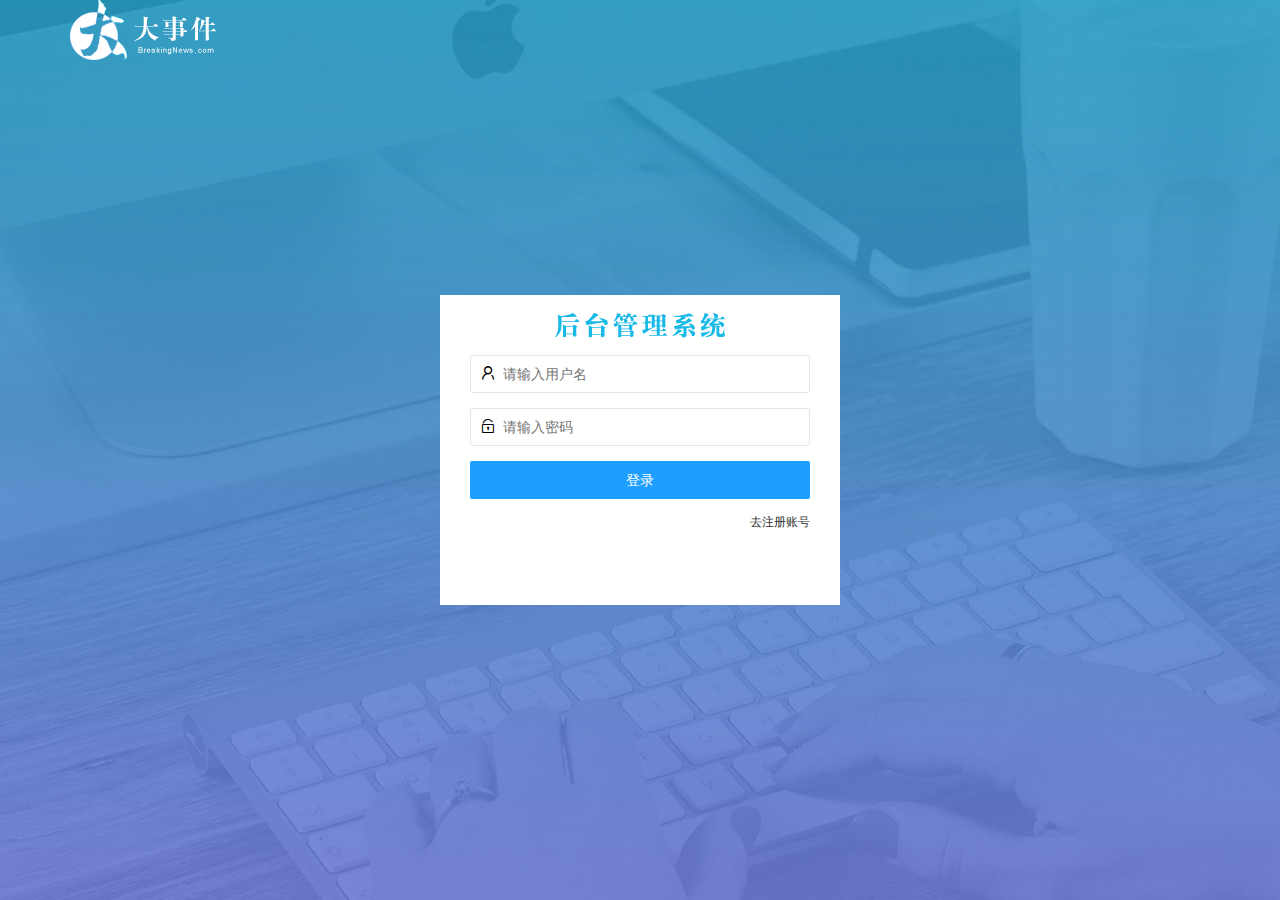
<file: login.html>
<!DOCTYPE html>
<html lang="en">
<head>
    <meta charset="UTF-8">
    <meta name="viewport" content="width=device-width, initial-scale=1.0">
    <title>大事件-登录/注册</title>
    <!-- 导入 LayUI 的样式 -->
    <link rel="stylesheet" href="/assets/lib/layui/css/layui.css" />
    <!-- 导入自己的样式表 -->
    <link rel="stylesheet" href="/assets/css/login.css" />
  </head>
  <body>
    <!-- 头部的 Logo 区域 -->
    <div class="layui-main">
      <img src="/assets/images/logo.png" alt="" />
    </div>

    <!-- 登录注册区域 -->
    <div class="loginAndRegBox">
      <div class="title-box"></div>
      <!-- 登录的div -->
      <div class="login-box">
        <!-- 登录的表单 -->
        <form class="layui-form" id="form_login">
          <!-- 用户名 -->
          <div class="layui-form-item">
            <i class="layui-icon layui-icon-username"></i>
            <input type="text" name="username" required lay-verify="required" placeholder="请输入用户名" autocomplete="off" class="layui-input" />
          </div>
          <!-- 密码 -->
          <div class="layui-form-item">
            <i class="layui-icon layui-icon-password"></i>
            <input type="password" name="password" required lay-verify="required|pwd" placeholder="请输入密码" autocomplete="off" class="layui-input" />
          </div>
          <!-- 登录按钮 -->
          <div class="layui-form-item">
            <!-- 注意：表单提交按钮和普通按钮的区别，就是 lay-submit 属性 -->
            <button class="layui-btn layui-btn-fluid layui-btn-normal" lay-submit>登录</button>
          </div>
          <div class="layui-form-item links">
            <a href="javascript:;" id="link_reg">去注册账号</a>
          </div>
        </form>
      </div>

      <!-- 注册的div -->
      <div class="reg-box">
        <!-- 注册的表单 -->
        <form class="layui-form" id="form_reg">
          <!-- 用户名 -->
          <div class="layui-form-item">
            <i class="layui-icon layui-icon-username"></i>
            <input type="text" name="username" required lay-verify="required" placeholder="请输入用户名" autocomplete="off" class="layui-input" />
          </div>
          <!-- 密码 -->
          <div class="layui-form-item">
            <i class="layui-icon layui-icon-password"></i>
            <input type="password" name="password" required lay-verify="required|pwd" placeholder="请输入密码" autocomplete="off" class="layui-input" />
          </div>
          <!-- 密码确认框 -->
          <div class="layui-form-item">
            <i class="layui-icon layui-icon-password"></i>
            <input type="password" name="repassword" required lay-verify="required|pwd|repwd" placeholder="再次确认密码" autocomplete="off" class="layui-input" />
          </div>
          <!-- 注册按钮 -->
          <div class="layui-form-item">
            <!-- 注意：表单提交按钮和普通按钮的区别，就是 lay-submit 属性 -->
            <button class="layui-btn layui-btn-fluid layui-btn-normal" lay-submit>注册</button>
          </div>
          <div class="layui-form-item links">
            <a href="javascript:;" id="link_login">去登录</a>
          </div>
        </form>
      </div>
    </div>

    <!-- 导入 Layui 的JS文件 -->
    <script src="/assets/lib/layui/layui.all.js"></script>
    <!-- 导入 JQuery -->
    <script src="/assets/lib/jquery.js"></script>
    <!-- 导入自己封装的 baseAPI.js -->
    <script src="/assets/js/baseAPI.js"></script>
    <!-- 导入自己的 JavaScript 脚本 -->
    <script src="/assets/js/login.js"></script>
    
</body>
</html>
</file>
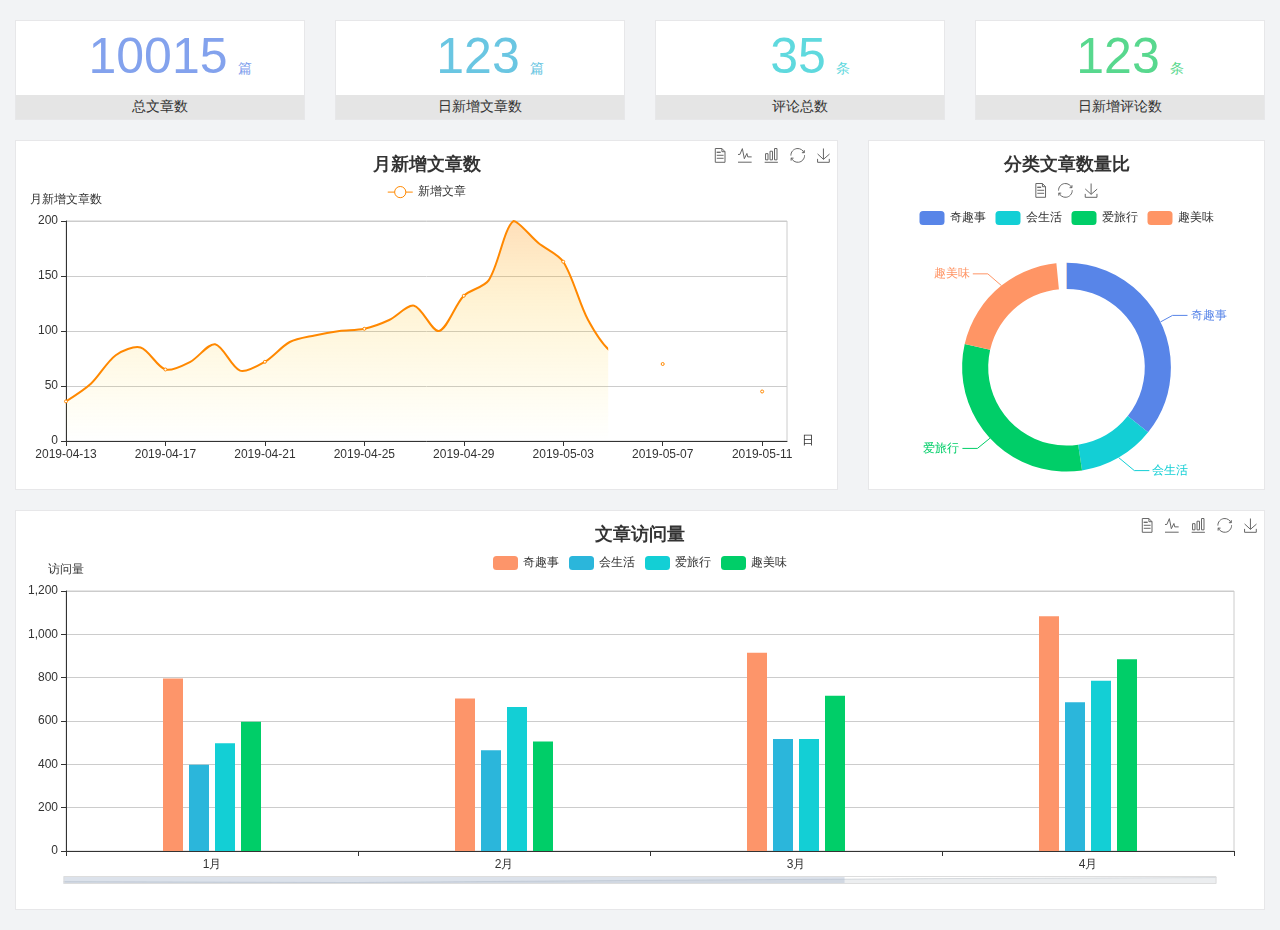
<file: home/dashboard.html>
<!DOCTYPE html>
<html lang="en">

<head>
  <meta charset="UTF-8">
  <meta name="viewport" content="width=device-width, initial-scale=1.0">
  <meta http-equiv="X-UA-Compatible" content="ie=edge">
  <title>图表统计</title>
  <link rel="stylesheet" href="../../assets/lib/bootstrap.css" />
  <link rel="stylesheet" href="../../assets/lib/main.css" />
  <script src="../../assets/lib/jquery.js"></script>
  <script type="text/javascript" src="../../assets/lib/echarts.min.js"></script>
</head>

<body>
  <div class="container-fluid">
    <div class="row spannel_list">
      <div class="col-sm-3 col-xs-6">
        <div class="spannel">
          <em>10015</em><span>篇</span>
          <b>总文章数</b>
        </div>
      </div>
      <div class="col-sm-3 col-xs-6">
        <div class="spannel scolor01">
          <em>123</em><span>篇</span>
          <b>日新增文章数</b>
        </div>
      </div>
      <div class="col-sm-3 col-xs-6">
        <div class="spannel scolor02">
          <em>35</em><span>条</span>
          <b>评论总数</b>
        </div>
      </div>
      <div class="col-sm-3 col-xs-6">
        <div class="spannel scolor03">
          <em>123</em><span>条</span>
          <b>日新增评论数</b>
        </div>
      </div>
    </div>
  </div>

  <div class="container-fluid">
    <div class="row curve-pie">
      <div class="col-lg-8 col-md-8">
        <div class="gragh_pannel" id="curve_show"></div>
      </div>
      <div class="col-lg-4 col-md-4">
        <div class="gragh_pannel" id="pie_show"></div>
      </div>
    </div>
  </div>

  <div class="container-fluid">
    <div class="column_pannel" id="column_show"></div>
  </div>

  <script>
    var oChart = echarts.init(document.getElementById('curve_show'));
    var aList_all = [
      { 'count': 36, 'date': '2019-04-13' },
      { 'count': 52, 'date': '2019-04-14' },
      { 'count': 78, 'date': '2019-04-15' },
      { 'count': 85, 'date': '2019-04-16' },
      { 'count': 65, 'date': '2019-04-17' },
      { 'count': 72, 'date': '2019-04-18' },
      { 'count': 88, 'date': '2019-04-19' },
      { 'count': 64, 'date': '2019-04-20' },
      { 'count': 72, 'date': '2019-04-21' },
      { 'count': 90, 'date': '2019-04-22' },
      { 'count': 96, 'date': '2019-04-23' },
      { 'count': 100, 'date': '2019-04-24' },
      { 'count': 102, 'date': '2019-04-25' },
      { 'count': 110, 'date': '2019-04-26' },
      { 'count': 123, 'date': '2019-04-27' },
      { 'count': 100, 'date': '2019-04-28' },
      { 'count': 132, 'date': '2019-04-29' },
      { 'count': 146, 'date': '2019-04-30' },
      { 'count': 200, 'date': '2019-05-01' },
      { 'count': 180, 'date': '2019-05-02' },
      { 'count': 163, 'date': '2019-05-03' },
      { 'count': 110, 'date': '2019-05-04' },
      { 'count': 80, 'date': '2019-05-05' },
      { 'count': 82, 'date': '2019-05-06' },
      { 'count': 70, 'date': '2019-05-07' },
      { 'count': 65, 'date': '2019-05-08' },
      { 'count': 54, 'date': '2019-05-09' },
      { 'count': 40, 'date': '2019-05-10' },
      { 'count': 45, 'date': '2019-05-11' },
      { 'count': 38, 'date': '2019-05-12' },
    ];

    let aCount = [];
    let aDate = [];

    for (var i = 0; i < aList_all.length; i++) {
      aCount.push(aList_all[i].count);
      aDate.push(aList_all[i].date);
    }

    var chartopt = {
      title: {
        text: '月新增文章数',
        left: 'center',
        top: '10'
      },
      tooltip: {
        trigger: 'axis'
      },
      legend: {
        data: ['新增文章'],
        top: '40'
      },
      toolbox: {
        show: true,
        feature: {
          mark: { show: true },
          dataView: { show: true, readOnly: false },
          magicType: { show: true, type: ['line', 'bar'] },
          restore: { show: true },
          saveAsImage: { show: true }
        }
      },
      calculable: true,
      xAxis: [
        {
          name: '日',
          type: 'category',
          boundaryGap: false,
          data: aDate
        }
      ],
      yAxis: [
        {
          name: '月新增文章数',
          type: 'value'
        }
      ],
      series: [
        {
          name: '新增文章',
          type: 'line',
          smooth: true,
          itemStyle: { normal: { areaStyle: { type: 'default' }, color: '#f80' }, lineStyle: { color: '#f80' } },
          data: aCount
        }],
      areaStyle: {
        normal: {
          color: new echarts.graphic.LinearGradient(0, 0, 0, 1, [{
            offset: 0,
            color: 'rgba(255,136,0,0.39)'
          }, {
            offset: .34,
            color: 'rgba(255,180,0,0.25)'
          }, {
            offset: 1,
            color: 'rgba(255,222,0,0.00)'
          }])

        }
      },
      grid: {
        show: true,
        x: 50,
        x2: 50,
        y: 80,
        height: 220
      }
    };

    oChart.setOption(chartopt);


    var oPie = echarts.init(document.getElementById('pie_show'));
    var oPieopt =
    {
      title: {
        top: 10,
        text: '分类文章数量比',
        x: 'center'
      },
      tooltip: {
        trigger: 'item',
        formatter: "{a} <br/>{b} : {c} ({d}%)"
      },
      color: ['#5885e8', '#13cfd5', '#00ce68', '#ff9565'],
      legend: {
        x: 'center',
        top: 65,
        data: ['奇趣事', '会生活', '爱旅行', '趣美味']
      },
      toolbox: {
        show: true,
        x: 'center',
        top: 35,
        feature: {
          mark: { show: true },
          dataView: { show: true, readOnly: false },
          magicType: {
            show: true,
            type: ['pie', 'funnel'],
            option: {
              funnel: {
                x: '25%',
                width: '50%',
                funnelAlign: 'left',
                max: 1548
              }
            }
          },
          restore: { show: true },
          saveAsImage: { show: true }
        }
      },
      calculable: true,
      series: [
        {
          name: '访问来源',
          type: 'pie',
          radius: ['45%', '60%'],
          center: ['50%', '65%'],
          data: [
            { value: 300, name: '奇趣事' },
            { value: 100, name: '会生活' },
            { value: 260, name: '爱旅行' },
            { value: 180, name: '趣美味' }
          ]
        }
      ]
    };
    oPie.setOption(oPieopt);



    var oColumn = this.echarts.init(document.getElementById('column_show'));
    var oColumnopt =
    {
      title: {
        text: '文章访问量',
        left: 'center',
        top: '10'
      },
      tooltip: {
        trigger: 'axis'
      },
      legend: {
        data: ['奇趣事', '会生活', '爱旅行', '趣美味'],
        top: '40'
      },
      toolbox: {
        show: true,
        feature: {
          mark: { show: true },
          dataView: { show: true, readOnly: false },
          magicType: { show: true, type: ['line', 'bar'] },
          restore: { show: true },
          saveAsImage: { show: true }
        }
      },
      calculable: true,
      xAxis: [
        {
          type: 'category',
          data: ['1月', '2月', '3月', '4月', '5月']
        }
      ],
      yAxis: [
        {
          name: '访问量',
          type: 'value'
        }
      ],
      series: [
        {
          name: '奇趣事',
          type: 'bar',
          barWidth: 20,
          itemStyle: {
            normal: { areaStyle: { type: 'default' }, color: '#fd956a' }
          },
          data: [800, 708, 920, 1090, 1200]
        },
        {
          name: '会生活',
          type: 'bar',
          barWidth: 20,
          itemStyle: {
            normal: { areaStyle: { type: 'default' }, color: '#2bb6db' }
          },
          data: [400, 468, 520, 690, 800]
        },
        {
          name: '爱旅行',
          type: 'bar',
          barWidth: 20,
          itemStyle: {
            normal: { areaStyle: { type: 'default' }, color: '#13cfd5' }
          },
          data: [500, 668, 520, 790, 900]
        },
        {
          name: '趣美味',
          type: 'bar',
          barWidth: 20,
          itemStyle: {
            normal: { areaStyle: { type: 'default' }, color: '#00ce68' }
          },
          data: [600, 508, 720, 890, 1000]
        }
      ],
      grid: {
        show: true,
        x: 50,
        x2: 30,
        y: 80,
        height: 260
      },
      dataZoom: [//给x轴设置滚动条
        {
          start: 0,//默认为0
          end: 100 - 1000 / 31,//默认为100
          type: 'slider',
          show: true,
          xAxisIndex: [0],
          handleSize: 0,//滑动条的 左右2个滑动条的大小
          height: 8,//组件高度
          left: 45, //左边的距离
          right: 50,//右边的距离
          bottom: 26,//右边的距离
          handleColor: '#ddd',//h滑动图标的颜色
          handleStyle: {
            borderColor: "#cacaca",
            borderWidth: "1",
            shadowBlur: 2,
            background: "#ddd",
            shadowColor: "#ddd",
          }
        }]
    };
    oColumn.setOption(oColumnopt);
  </script>
</body>

</html>
</file>
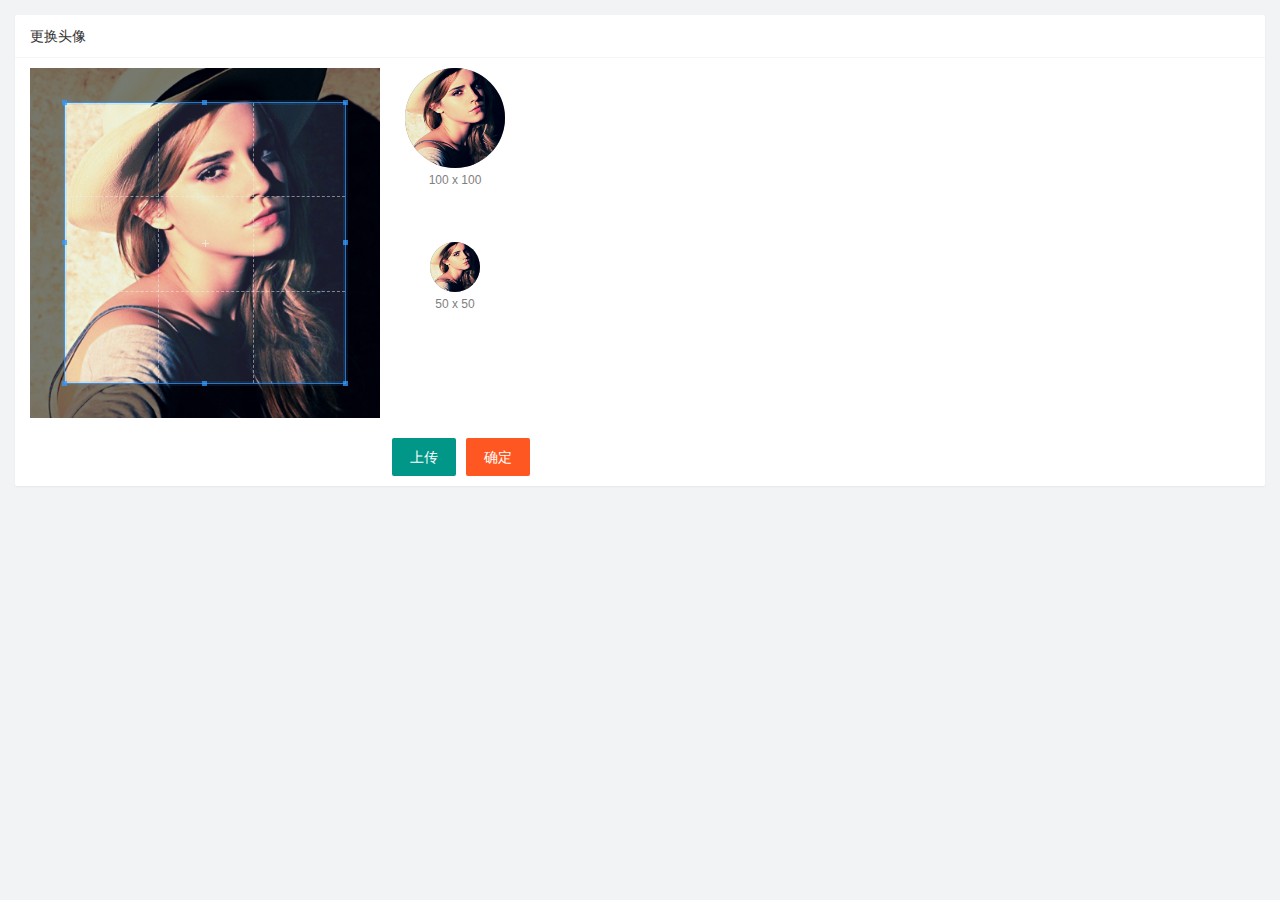
<file: user/user_avatar.html>
<!DOCTYPE html>
<html lang="en">
<head>
    <meta charset="UTF-8">
    <meta name="viewport" content="width=device-width, initial-scale=1.0">
    <title>Document</title>
    <link rel="stylesheet" href="/assets/lib/layui/css/layui.css">
    <link rel="stylesheet" href="/assets/css/user/user_avatar.css">
    <link rel="stylesheet" href="/assets/lib/cropper/cropper.css">
</head>
<body>
    <div class="layui-card">
        <div class="layui-card-header">更换头像</div>
        <div class="layui-card-body">
     <!-- 第一行的图片裁剪和预览区域 -->
     <div class="row1">
        <!-- 图片裁剪区域 -->
        <div class="cropper-box">
          <!-- 这个 img 标签很重要，将来会把它初始化为裁剪区域 -->
          <img id="image" src="/assets/images/sample.jpg" />
        </div>
        <!-- 图片的预览区域 -->
        <div class="preview-box">
          <div>
            <!-- 宽高为 100px 的预览区域 -->
            <div class="img-preview w100"></div>
            <p class="size">100 x 100</p>
          </div>
          <div>
            <!-- 宽高为 50px 的预览区域 -->
            <div class="img-preview w50"></div>
            <p class="size">50 x 50</p>
          </div>
        </div>
     </div>
    
      <!-- 第二行的按钮区域 -->
      <div class="row2">
        <input type="file" id="file" accept="image/png,image/jpeg">
        <button type="button" class="layui-btn" id="btnChooseImage" >上传</button>
        <button type="button" class="layui-btn layui-btn-danger" id="btnUpload">确定</button>
      </div>
        </div>
    </div>
    
    <script src="/assets/lib/layui//layui.all.js"></script>
    <!-- 导入 jquery -->
    <script src="/assets/lib/jquery.js"></script>
    <!-- 导入cropper.js -->
   <script src="/assets/lib/cropper/Cropper.js"></script>
   <script src="/assets/lib/cropper/jquery-cropper.js"></script>
    <!-- 导入baseAPI.js -->
    <script src="/assets/js/baseAPI.js"></script>
    <!-- 导入自己的 js -->
    <script src="/assets/js/user/user_avatar.js"></script>
</body>
</html>
</file>
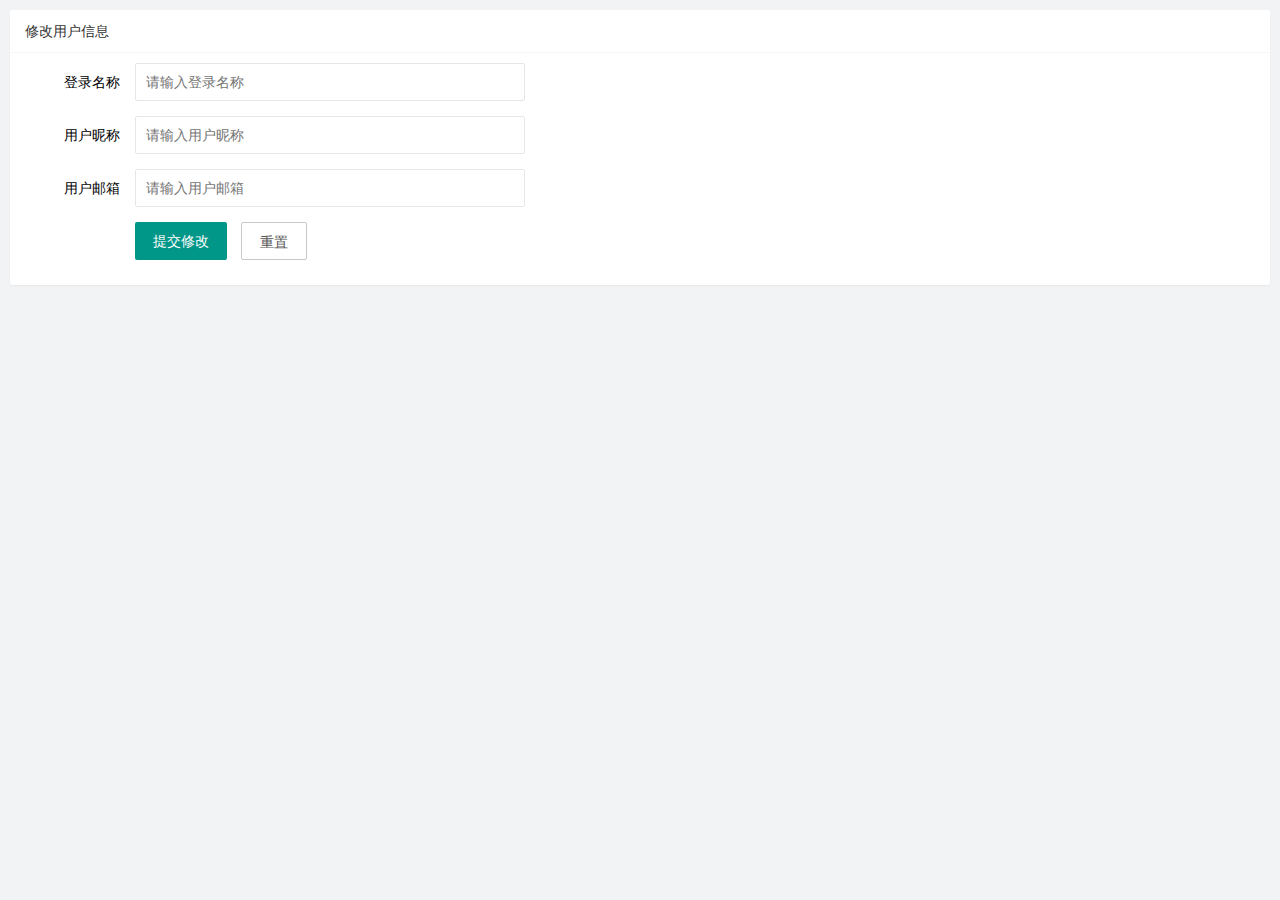
<file: user/user_info.html>
<!DOCTYPE html>
<html lang="en">
<head>
    <meta charset="UTF-8">
    <meta name="viewport" content="width=device-width, initial-scale=1.0">
    <title>Document</title>
    <!-- 导入 layui 的样式 -->
    <link rel="stylesheet" href="/assets/lib/layui/css/layui.css">
    <!-- 导入自己的样式 -->
    <link rel="stylesheet" href="/assets/css/user/user_info.css">
</head>
<body>
    <div class="layui-card">
        <div class="layui-card-header">修改用户信息</div>
        <div class="layui-card-body">
            <form class="layui-form" lay-filter="formUserInfo">
            <!-- 这是隐藏域 -->
            <input type="hidden" name="id" value="" />

                <div class="layui-form-item">
                  <label class="layui-form-label">登录名称</label>
                  <div class="layui-input-block">
                    <input type="text" name="username" required  lay-verify="required" placeholder="请输入登录名称" autocomplete="off" class="layui-input" readonly/>
                  </div>
                </div>
                <div class="layui-form-item">
                    <label class="layui-form-label">用户昵称</label>
                    <div class="layui-input-block">
                      <input type="text" name="nickname" required  lay-verify="required" placeholder="请输入用户昵称" autocomplete="off" class="layui-input">
                    </div>
                </div>
                <div class="layui-form-item">
                    <label class="layui-form-label">用户邮箱</label>
                    <div class="layui-input-block">
                      <input type="text" name="email" required  lay-verify="required" placeholder="请输入用户邮箱" autocomplete="off" class="layui-input">
                    </div>
                </div>
                <div class="layui-form-item">
                    <div class="layui-input-block">
                      <button class="layui-btn" lay-submit lay-filter="formDemo">提交修改</button>
                      <button type="reset" class="layui-btn layui-btn-primary" id="btnReset">重置</button>
                    </div>
                </div>
            </form>
        </div>
    </div>

    <!-- 导入 layui 的 js -->
    <script src="/assets/lib/layui/layui.all.js"></script>
    <!-- 导入 jquery -->
    <script src="/assets/lib/jquery.js"></script>
    <!-- 导入baseAPI.js -->
    <script src="/assets/js/baseAPI.js"></script>
    <!-- 导入自己的 js -->
    <script src="/assets/js/user/user_info.js"></script>
</body>
</html>
</file>
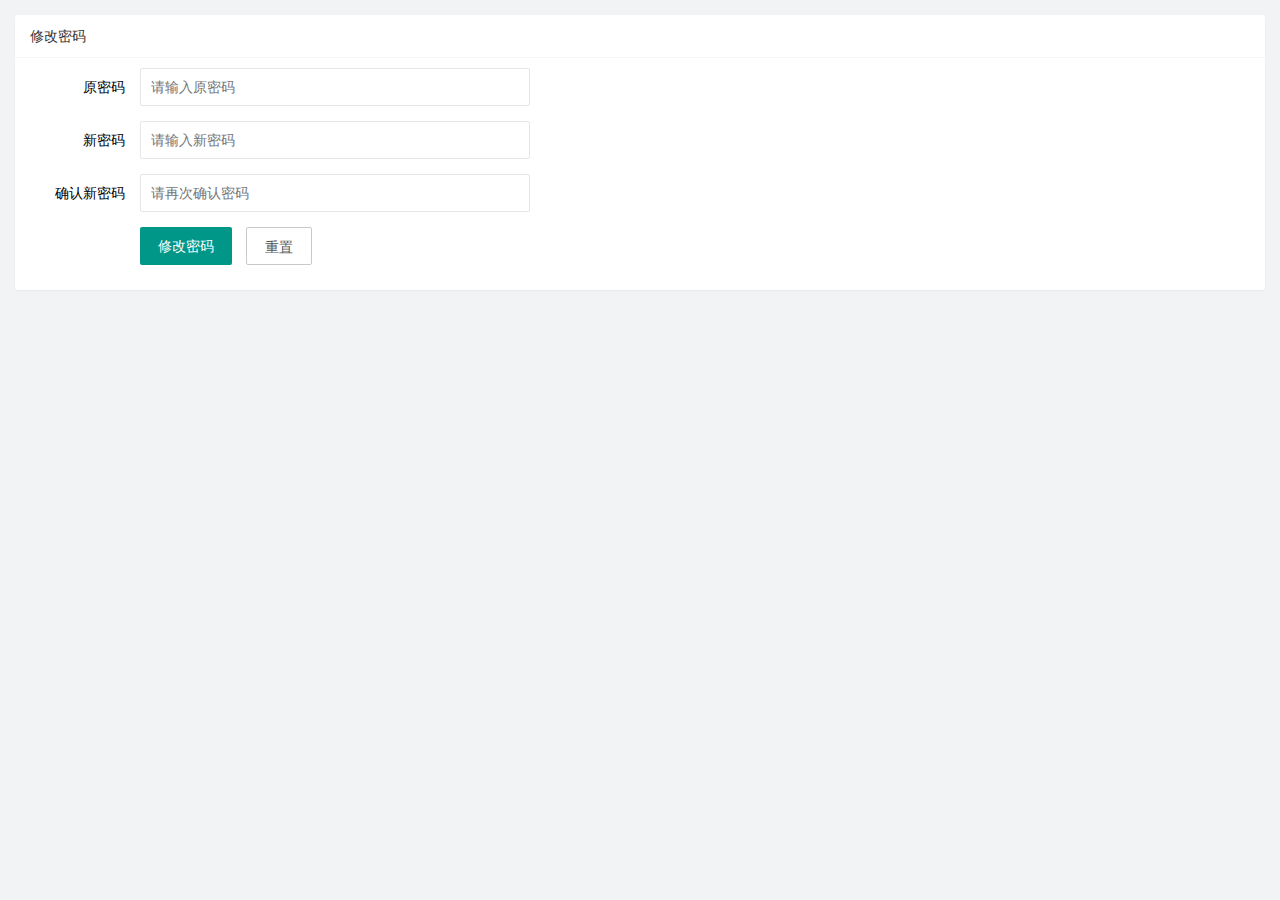
<file: user/user_pwd.html>
<!DOCTYPE html>
<html lang="en">
<head>
    <meta charset="UTF-8">
    <meta name="viewport" content="width=device-width, initial-scale=1.0">
    <title>Document</title>
    <link rel="stylesheet" href="/assets/lib/layui/css/layui.css">
    <link rel="stylesheet" href="/assets/css/user/user_pwd.css">
</head>
<body>
    <div class="layui-card">
        <div class="layui-card-header">修改密码</div>
        <div class="layui-card-body">
            <form class="layui-form">
                <div class="layui-form-item">
                <label class="layui-form-label">原密码</label>
                <div class="layui-input-block">
                <input type="password" name="oldPwd" required lay-verify="required|pwd" placeholder="请输入原密码" autocomplete="off"
                class="layui-input" />
                </div>
                </div>
                <div class="layui-form-item">
                <label class="layui-form-label">新密码</label>
                <div class="layui-input-block">
                <input type="password" name="newPwd" required lay-verify="required|pwdd|samePwd" placeholder="请输入新密码" autocomplete="off"
                class="layui-input" />
                </div>
                </div>
                <div class="layui-form-item">
                <label class="layui-form-label">确认新密码</label> 
                <div class="layui-input-block">
                    <input type="password" name="rePwd" required lay-verify="required|pwd|rePwd" placeholder="请再次确认密码" autocomplete="off" class="layui-input" />
                </div>
                </div>
                <div class="layui-form-item">
                    <div class="layui-input-block">
                    <button class="layui-btn" lay-submit lay-filter="formDemo">修改密码</button>
                    <button type="reset" class="layui-btn layui-btn-primary">重置</button>
                    </div>
                </div>
            </form>   
        </div>
    </div>

<!-- 导入 layui 的 js -->
<script src="/assets/lib/layui/layui.all.js"></script>
<!-- 导入 jQuery -->
<script src="/assets/lib/jquery.js"></script>
<!-- 导入 baseAPI -->
<script src="/assets/js/baseAPI.js"></script>
<!-- 导入自己的 js -->
<script src="/assets/js/user/user_pwd.js"></script>
</body>
</html>
</file>
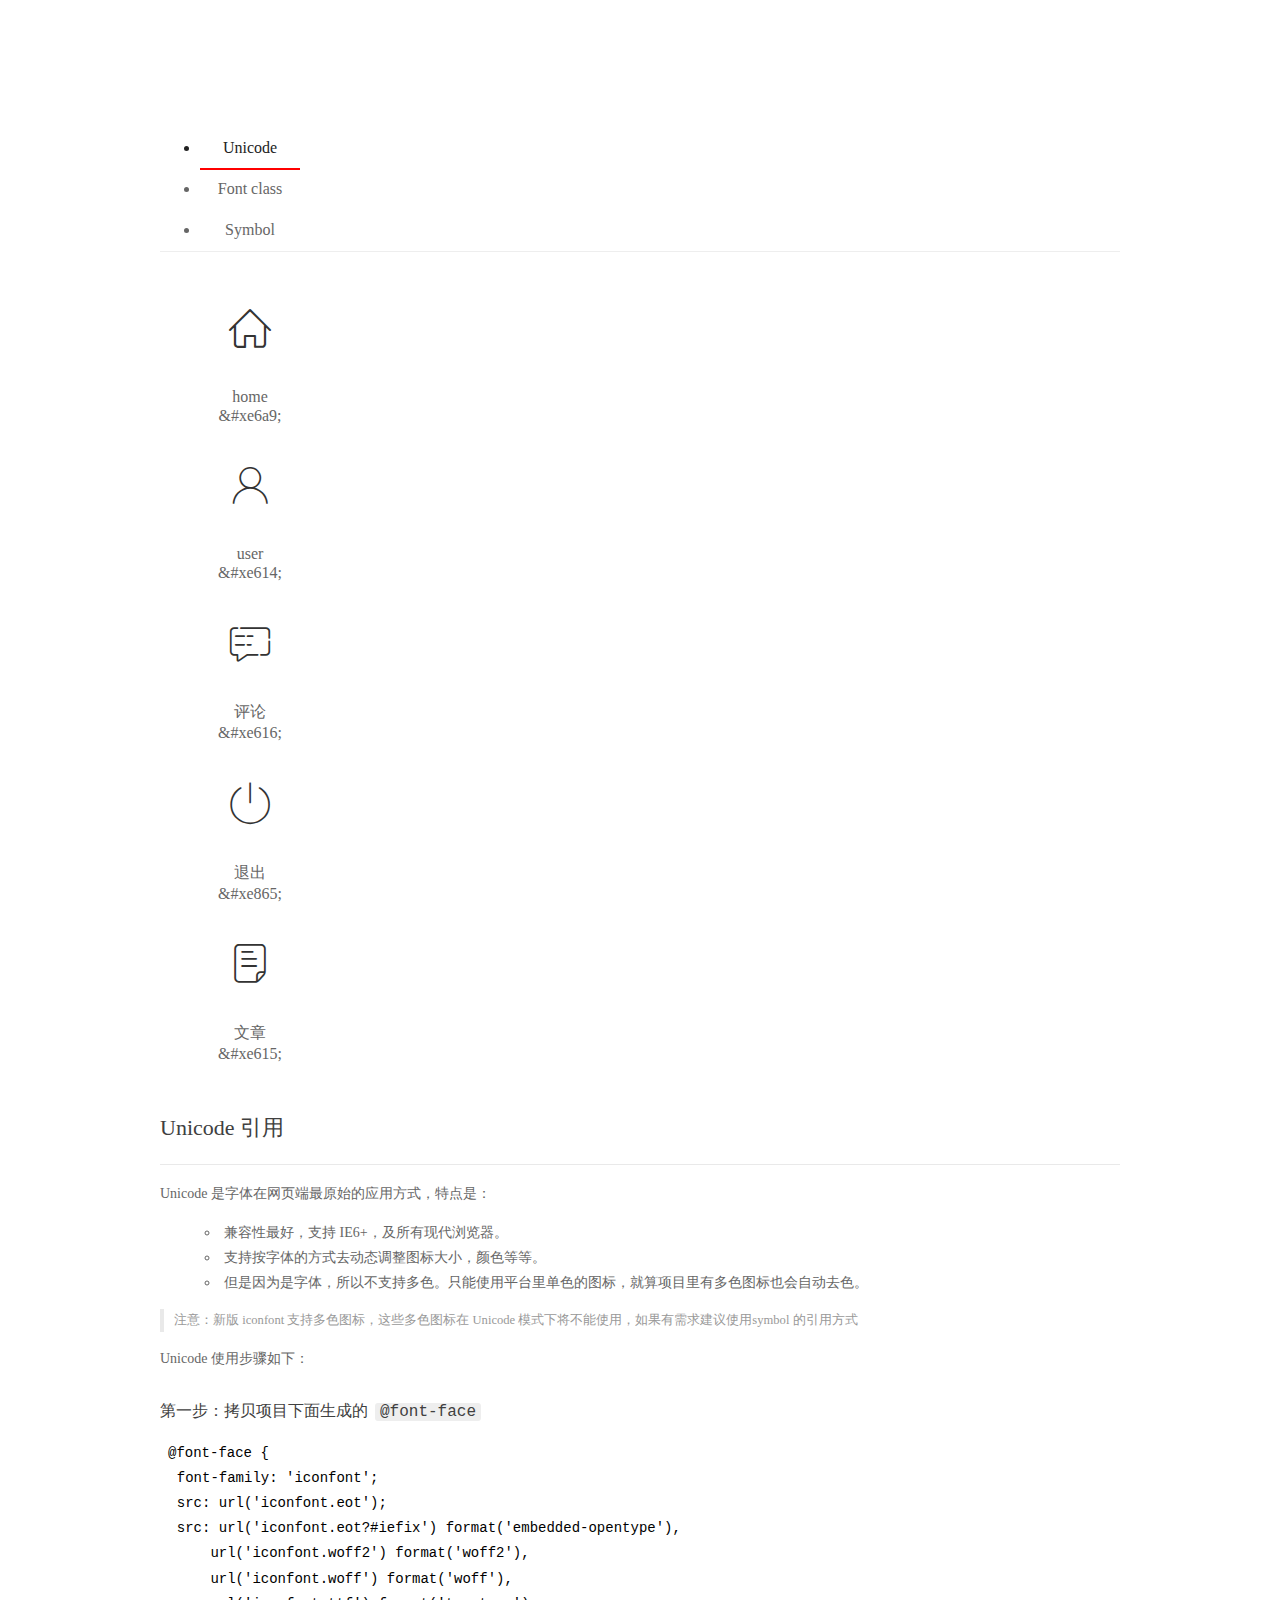
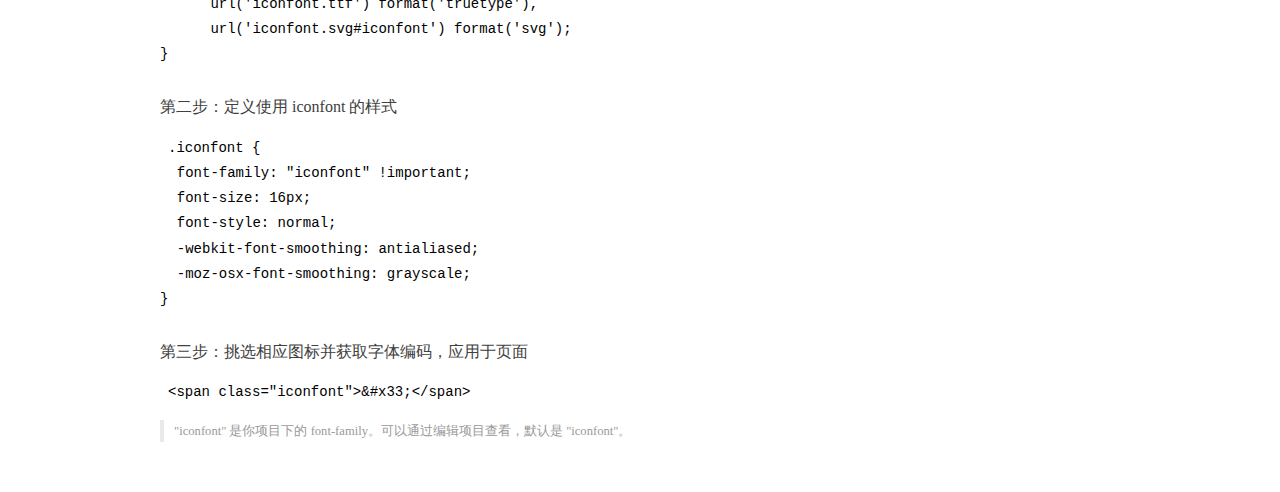
<file: assets/fonts/demo_index.html>
<!DOCTYPE html>
<html>
<head>
  <meta charset="utf-8"/>
  <title>IconFont Demo</title>
  <link rel="shortcut icon" href="https://gtms04.alicdn.com/tps/i4/TB1_oz6GVXXXXaFXpXXJDFnIXXX-64-64.ico" type="image/x-icon"/>
  <link rel="stylesheet" href="https://g.alicdn.com/thx/cube/1.3.2/cube.min.css">
  <link rel="stylesheet" href="demo.css">
  <link rel="stylesheet" href="iconfont.css">
  
  <script src="iconfont.js"></script>
  <!-- jQuery -->
  <script src="https://a1.alicdn.com/oss/uploads/2018/12/26/7bfddb60-08e8-11e9-9b04-53e73bb6408b.js"></script>
  <!-- 代码高亮 -->
  <script src="https://a1.alicdn.com/oss/uploads/2018/12/26/a3f714d0-08e6-11e9-8a15-ebf944d7534c.js"></script>
</head>
<body>
  <div class="main">
    <h1 class="logo"><a href="https://www.iconfont.cn/" title="iconfont 首页" target="_blank">&#xe86b;</a></h1>
    <div class="nav-tabs">
      <ul id="tabs" class="dib-box">
        <li class="dib active"><span>Unicode</span></li>
        <li class="dib"><span>Font class</span></li>
        <li class="dib"><span>Symbol</span></li>
      </ul>
      
    </div>
    <div class="tab-container">
      <div class="content unicode" style="display: block;">
          <ul class="icon_lists dib-box">
          
            <li class="dib">
              <span class="icon iconfont">&#xe6a9;</span>
                <div class="name">home</div>
                <div class="code-name">&amp;#xe6a9;</div>
              </li>
          
            <li class="dib">
              <span class="icon iconfont">&#xe614;</span>
                <div class="name">user</div>
                <div class="code-name">&amp;#xe614;</div>
              </li>
          
            <li class="dib">
              <span class="icon iconfont">&#xe616;</span>
                <div class="name">评论</div>
                <div class="code-name">&amp;#xe616;</div>
              </li>
          
            <li class="dib">
              <span class="icon iconfont">&#xe865;</span>
                <div class="name">退出</div>
                <div class="code-name">&amp;#xe865;</div>
              </li>
          
            <li class="dib">
              <span class="icon iconfont">&#xe615;</span>
                <div class="name">文章</div>
                <div class="code-name">&amp;#xe615;</div>
              </li>
          
          </ul>
          <div class="article markdown">
          <h2 id="unicode-">Unicode 引用</h2>
          <hr>

          <p>Unicode 是字体在网页端最原始的应用方式，特点是：</p>
          <ul>
            <li>兼容性最好，支持 IE6+，及所有现代浏览器。</li>
            <li>支持按字体的方式去动态调整图标大小，颜色等等。</li>
            <li>但是因为是字体，所以不支持多色。只能使用平台里单色的图标，就算项目里有多色图标也会自动去色。</li>
          </ul>
          <blockquote>
            <p>注意：新版 iconfont 支持多色图标，这些多色图标在 Unicode 模式下将不能使用，如果有需求建议使用symbol 的引用方式</p>
          </blockquote>
          <p>Unicode 使用步骤如下：</p>
          <h3 id="-font-face">第一步：拷贝项目下面生成的 <code>@font-face</code></h3>
<pre><code class="language-css"
>@font-face {
  font-family: 'iconfont';
  src: url('iconfont.eot');
  src: url('iconfont.eot?#iefix') format('embedded-opentype'),
      url('iconfont.woff2') format('woff2'),
      url('iconfont.woff') format('woff'),
      url('iconfont.ttf') format('truetype'),
      url('iconfont.svg#iconfont') format('svg');
}
</code></pre>
          <h3 id="-iconfont-">第二步：定义使用 iconfont 的样式</h3>
<pre><code class="language-css"
>.iconfont {
  font-family: "iconfont" !important;
  font-size: 16px;
  font-style: normal;
  -webkit-font-smoothing: antialiased;
  -moz-osx-font-smoothing: grayscale;
}
</code></pre>
          <h3 id="-">第三步：挑选相应图标并获取字体编码，应用于页面</h3>
<pre>
<code class="language-html"
>&lt;span class="iconfont"&gt;&amp;#x33;&lt;/span&gt;
</code></pre>
          <blockquote>
            <p>"iconfont" 是你项目下的 font-family。可以通过编辑项目查看，默认是 "iconfont"。</p>
          </blockquote>
          </div>
      </div>
      <div class="content font-class">
        <ul class="icon_lists dib-box">
          
          <li class="dib">
            <span class="icon iconfont icon-home"></span>
            <div class="name">
              home
            </div>
            <div class="code-name">.icon-home
            </div>
          </li>
          
          <li class="dib">
            <span class="icon iconfont icon-user"></span>
            <div class="name">
              user
            </div>
            <div class="code-name">.icon-user
            </div>
          </li>
          
          <li class="dib">
            <span class="icon iconfont icon-pinglun"></span>
            <div class="name">
              评论
            </div>
            <div class="code-name">.icon-pinglun
            </div>
          </li>
          
          <li class="dib">
            <span class="icon iconfont icon-tuichu"></span>
            <div class="name">
              退出
            </div>
            <div class="code-name">.icon-tuichu
            </div>
          </li>
          
          <li class="dib">
            <span class="icon iconfont icon-16"></span>
            <div class="name">
              文章
            </div>
            <div class="code-name">.icon-16
            </div>
          </li>
          
        </ul>
        <div class="article markdown">
        <h2 id="font-class-">font-class 引用</h2>
        <hr>

        <p>font-class 是 Unicode 使用方式的一种变种，主要是解决 Unicode 书写不直观，语意不明确的问题。</p>
        <p>与 Unicode 使用方式相比，具有如下特点：</p>
        <ul>
          <li>兼容性良好，支持 IE8+，及所有现代浏览器。</li>
          <li>相比于 Unicode 语意明确，书写更直观。可以很容易分辨这个 icon 是什么。</li>
          <li>因为使用 class 来定义图标，所以当要替换图标时，只需要修改 class 里面的 Unicode 引用。</li>
          <li>不过因为本质上还是使用的字体，所以多色图标还是不支持的。</li>
        </ul>
        <p>使用步骤如下：</p>
        <h3 id="-fontclass-">第一步：引入项目下面生成的 fontclass 代码：</h3>
<pre><code class="language-html">&lt;link rel="stylesheet" href="./iconfont.css"&gt;
</code></pre>
        <h3 id="-">第二步：挑选相应图标并获取类名，应用于页面：</h3>
<pre><code class="language-html">&lt;span class="iconfont icon-xxx"&gt;&lt;/span&gt;
</code></pre>
        <blockquote>
          <p>"
            iconfont" 是你项目下的 font-family。可以通过编辑项目查看，默认是 "iconfont"。</p>
        </blockquote>
      </div>
      </div>
      <div class="content symbol">
          <ul class="icon_lists dib-box">
          
            <li class="dib">
                <svg class="icon svg-icon" aria-hidden="true">
                  <use xlink:href="#icon-home"></use>
                </svg>
                <div class="name">home</div>
                <div class="code-name">#icon-home</div>
            </li>
          
            <li class="dib">
                <svg class="icon svg-icon" aria-hidden="true">
                  <use xlink:href="#icon-user"></use>
                </svg>
                <div class="name">user</div>
                <div class="code-name">#icon-user</div>
            </li>
          
            <li class="dib">
                <svg class="icon svg-icon" aria-hidden="true">
                  <use xlink:href="#icon-pinglun"></use>
                </svg>
                <div class="name">评论</div>
                <div class="code-name">#icon-pinglun</div>
            </li>
          
            <li class="dib">
                <svg class="icon svg-icon" aria-hidden="true">
                  <use xlink:href="#icon-tuichu"></use>
                </svg>
                <div class="name">退出</div>
                <div class="code-name">#icon-tuichu</div>
            </li>
          
            <li class="dib">
                <svg class="icon svg-icon" aria-hidden="true">
                  <use xlink:href="#icon-16"></use>
                </svg>
                <div class="name">文章</div>
                <div class="code-name">#icon-16</div>
            </li>
          
          </ul>
          <div class="article markdown">
          <h2 id="symbol-">Symbol 引用</h2>
          <hr>

          <p>这是一种全新的使用方式，应该说这才是未来的主流，也是平台目前推荐的用法。相关介绍可以参考这篇<a href="">文章</a>
            这种用法其实是做了一个 SVG 的集合，与另外两种相比具有如下特点：</p>
          <ul>
            <li>支持多色图标了，不再受单色限制。</li>
            <li>通过一些技巧，支持像字体那样，通过 <code>font-size</code>, <code>color</code> 来调整样式。</li>
            <li>兼容性较差，支持 IE9+，及现代浏览器。</li>
            <li>浏览器渲染 SVG 的性能一般，还不如 png。</li>
          </ul>
          <p>使用步骤如下：</p>
          <h3 id="-symbol-">第一步：引入项目下面生成的 symbol 代码：</h3>
<pre><code class="language-html">&lt;script src="./iconfont.js"&gt;&lt;/script&gt;
</code></pre>
          <h3 id="-css-">第二步：加入通用 CSS 代码（引入一次就行）：</h3>
<pre><code class="language-html">&lt;style&gt;
.icon {
  width: 1em;
  height: 1em;
  vertical-align: -0.15em;
  fill: currentColor;
  overflow: hidden;
}
&lt;/style&gt;
</code></pre>
          <h3 id="-">第三步：挑选相应图标并获取类名，应用于页面：</h3>
<pre><code class="language-html">&lt;svg class="icon" aria-hidden="true"&gt;
  &lt;use xlink:href="#icon-xxx"&gt;&lt;/use&gt;
&lt;/svg&gt;
</code></pre>
          </div>
      </div>

    </div>
  </div>
  <script>
  $(document).ready(function () {
      $('.tab-container .content:first').show()

      $('#tabs li').click(function (e) {
        var tabContent = $('.tab-container .content')
        var index = $(this).index()

        if ($(this).hasClass('active')) {
          return
        } else {
          $('#tabs li').removeClass('active')
          $(this).addClass('active')

          tabContent.hide().eq(index).fadeIn()
        }
      })
    })
  </script>
</body>
</html>
</file>
<file: assets/lib/layui/css/layui.css>
/** layui-v2.5.5 MIT License By https://www.layui.com */
 .layui-inline,img{display:inline-block;vertical-align:middle}h1,h2,h3,h4,h5,h6{font-weight:400}.layui-edge,.layui-header,.layui-inline,.layui-main{position:relative}.layui-body,.layui-edge,.layui-elip{overflow:hidden}.layui-btn,.layui-edge,.layui-inline,img{vertical-align:middle}.layui-btn,.layui-disabled,.layui-icon,.layui-unselect{-moz-user-select:none;-webkit-user-select:none;-ms-user-select:none}.layui-elip,.layui-form-checkbox span,.layui-form-pane .layui-form-label{text-overflow:ellipsis;white-space:nowrap}.layui-breadcrumb,.layui-tree-btnGroup{visibility:hidden}blockquote,body,button,dd,div,dl,dt,form,h1,h2,h3,h4,h5,h6,input,li,ol,p,pre,td,textarea,th,ul{margin:0;padding:0;-webkit-tap-highlight-color:rgba(0,0,0,0)}a:active,a:hover{outline:0}img{border:none}li{list-style:none}table{border-collapse:collapse;border-spacing:0}h4,h5,h6{font-size:100%}button,input,optgroup,option,select,textarea{font-family:inherit;font-size:inherit;font-style:inherit;font-weight:inherit;outline:0}pre{white-space:pre-wrap;white-space:-moz-pre-wrap;white-space:-pre-wrap;white-space:-o-pre-wrap;word-wrap:break-word}body{line-height:24px;font:14px Helvetica Neue,Helvetica,PingFang SC,Tahoma,Arial,sans-serif}hr{height:1px;margin:10px 0;border:0;clear:both}a{color:#333;text-decoration:none}a:hover{color:#777}a cite{font-style:normal;*cursor:pointer}.layui-border-box,.layui-border-box *{box-sizing:border-box}.layui-box,.layui-box *{box-sizing:content-box}.layui-clear{clear:both;*zoom:1}.layui-clear:after{content:'\20';clear:both;*zoom:1;display:block;height:0}.layui-inline{*display:inline;*zoom:1}.layui-edge{display:inline-block;width:0;height:0;border-width:6px;border-style:dashed;border-color:transparent}.layui-edge-top{top:-4px;border-bottom-color:#999;border-bottom-style:solid}.layui-edge-right{border-left-color:#999;border-left-style:solid}.layui-edge-bottom{top:2px;border-top-color:#999;border-top-style:solid}.layui-edge-left{border-right-color:#999;border-right-style:solid}.layui-disabled,.layui-disabled:hover{color:#d2d2d2!important;cursor:not-allowed!important}.layui-circle{border-radius:100%}.layui-show{display:block!important}.layui-hide{display:none!important}@font-face{font-family:layui-icon;src:url(../font/iconfont.eot?v=250);src:url(../font/iconfont.eot?v=250#iefix) format('embedded-opentype'),url(../font/iconfont.woff2?v=250) format('woff2'),url(../font/iconfont.woff?v=250) format('woff'),url(../font/iconfont.ttf?v=250) format('truetype'),url(../font/iconfont.svg?v=250#layui-icon) format('svg')}.layui-icon{font-family:layui-icon!important;font-size:16px;font-style:normal;-webkit-font-smoothing:antialiased;-moz-osx-font-smoothing:grayscale}.layui-icon-reply-fill:before{content:"\e611"}.layui-icon-set-fill:before{content:"\e614"}.layui-icon-menu-fill:before{content:"\e60f"}.layui-icon-search:before{content:"\e615"}.layui-icon-share:before{content:"\e641"}.layui-icon-set-sm:before{content:"\e620"}.layui-icon-engine:before{content:"\e628"}.layui-icon-close:before{content:"\1006"}.layui-icon-close-fill:before{content:"\1007"}.layui-icon-chart-screen:before{content:"\e629"}.layui-icon-star:before{content:"\e600"}.layui-icon-circle-dot:before{content:"\e617"}.layui-icon-chat:before{content:"\e606"}.layui-icon-release:before{content:"\e609"}.layui-icon-list:before{content:"\e60a"}.layui-icon-chart:before{content:"\e62c"}.layui-icon-ok-circle:before{content:"\1005"}.layui-icon-layim-theme:before{content:"\e61b"}.layui-icon-table:before{content:"\e62d"}.layui-icon-right:before{content:"\e602"}.layui-icon-left:before{content:"\e603"}.layui-icon-cart-simple:before{content:"\e698"}.layui-icon-face-cry:before{content:"\e69c"}.layui-icon-face-smile:before{content:"\e6af"}.layui-icon-survey:before{content:"\e6b2"}.layui-icon-tree:before{content:"\e62e"}.layui-icon-upload-circle:before{content:"\e62f"}.layui-icon-add-circle:before{content:"\e61f"}.layui-icon-download-circle:before{content:"\e601"}.layui-icon-templeate-1:before{content:"\e630"}.layui-icon-util:before{content:"\e631"}.layui-icon-face-surprised:before{content:"\e664"}.layui-icon-edit:before{content:"\e642"}.layui-icon-speaker:before{content:"\e645"}.layui-icon-down:before{content:"\e61a"}.layui-icon-file:before{content:"\e621"}.layui-icon-layouts:before{content:"\e632"}.layui-icon-rate-half:before{content:"\e6c9"}.layui-icon-add-circle-fine:before{content:"\e608"}.layui-icon-prev-circle:before{content:"\e633"}.layui-icon-read:before{content:"\e705"}.layui-icon-404:before{content:"\e61c"}.layui-icon-carousel:before{content:"\e634"}.layui-icon-help:before{content:"\e607"}.layui-icon-code-circle:before{content:"\e635"}.layui-icon-water:before{content:"\e636"}.layui-icon-username:before{content:"\e66f"}.layui-icon-find-fill:before{content:"\e670"}.layui-icon-about:before{content:"\e60b"}.layui-icon-location:before{content:"\e715"}.layui-icon-up:before{content:"\e619"}.layui-icon-pause:before{content:"\e651"}.layui-icon-date:before{content:"\e637"}.layui-icon-layim-uploadfile:before{content:"\e61d"}.layui-icon-delete:before{content:"\e640"}.layui-icon-play:before{content:"\e652"}.layui-icon-top:before{content:"\e604"}.layui-icon-friends:before{content:"\e612"}.layui-icon-refresh-3:before{content:"\e9aa"}.layui-icon-ok:before{content:"\e605"}.layui-icon-layer:before{content:"\e638"}.layui-icon-face-smile-fine:before{content:"\e60c"}.layui-icon-dollar:before{content:"\e659"}.layui-icon-group:before{content:"\e613"}.layui-icon-layim-download:before{content:"\e61e"}.layui-icon-picture-fine:before{content:"\e60d"}.layui-icon-link:before{content:"\e64c"}.layui-icon-diamond:before{content:"\e735"}.layui-icon-log:before{content:"\e60e"}.layui-icon-rate-solid:before{content:"\e67a"}.layui-icon-fonts-del:before{content:"\e64f"}.layui-icon-unlink:before{content:"\e64d"}.layui-icon-fonts-clear:before{content:"\e639"}.layui-icon-triangle-r:before{content:"\e623"}.layui-icon-circle:before{content:"\e63f"}.layui-icon-radio:before{content:"\e643"}.layui-icon-align-center:before{content:"\e647"}.layui-icon-align-right:before{content:"\e648"}.layui-icon-align-left:before{content:"\e649"}.layui-icon-loading-1:before{content:"\e63e"}.layui-icon-return:before{content:"\e65c"}.layui-icon-fonts-strong:before{content:"\e62b"}.layui-icon-upload:before{content:"\e67c"}.layui-icon-dialogue:before{content:"\e63a"}.layui-icon-video:before{content:"\e6ed"}.layui-icon-headset:before{content:"\e6fc"}.layui-icon-cellphone-fine:before{content:"\e63b"}.layui-icon-add-1:before{content:"\e654"}.layui-icon-face-smile-b:before{content:"\e650"}.layui-icon-fonts-html:before{content:"\e64b"}.layui-icon-form:before{content:"\e63c"}.layui-icon-cart:before{content:"\e657"}.layui-icon-camera-fill:before{content:"\e65d"}.layui-icon-tabs:before{content:"\e62a"}.layui-icon-fonts-code:before{content:"\e64e"}.layui-icon-fire:before{content:"\e756"}.layui-icon-set:before{content:"\e716"}.layui-icon-fonts-u:before{content:"\e646"}.layui-icon-triangle-d:before{content:"\e625"}.layui-icon-tips:before{content:"\e702"}.layui-icon-picture:before{content:"\e64a"}.layui-icon-more-vertical:before{content:"\e671"}.layui-icon-flag:before{content:"\e66c"}.layui-icon-loading:before{content:"\e63d"}.layui-icon-fonts-i:before{content:"\e644"}.layui-icon-refresh-1:before{content:"\e666"}.layui-icon-rmb:before{content:"\e65e"}.layui-icon-home:before{content:"\e68e"}.layui-icon-user:before{content:"\e770"}.layui-icon-notice:before{content:"\e667"}.layui-icon-login-weibo:before{content:"\e675"}.layui-icon-voice:before{content:"\e688"}.layui-icon-upload-drag:before{content:"\e681"}.layui-icon-login-qq:before{content:"\e676"}.layui-icon-snowflake:before{content:"\e6b1"}.layui-icon-file-b:before{content:"\e655"}.layui-icon-template:before{content:"\e663"}.layui-icon-auz:before{content:"\e672"}.layui-icon-console:before{content:"\e665"}.layui-icon-app:before{content:"\e653"}.layui-icon-prev:before{content:"\e65a"}.layui-icon-website:before{content:"\e7ae"}.layui-icon-next:before{content:"\e65b"}.layui-icon-component:before{content:"\e857"}.layui-icon-more:before{content:"\e65f"}.layui-icon-login-wechat:before{content:"\e677"}.layui-icon-shrink-right:before{content:"\e668"}.layui-icon-spread-left:before{content:"\e66b"}.layui-icon-camera:before{content:"\e660"}.layui-icon-note:before{content:"\e66e"}.layui-icon-refresh:before{content:"\e669"}.layui-icon-female:before{content:"\e661"}.layui-icon-male:before{content:"\e662"}.layui-icon-password:before{content:"\e673"}.layui-icon-senior:before{content:"\e674"}.layui-icon-theme:before{content:"\e66a"}.layui-icon-tread:before{content:"\e6c5"}.layui-icon-praise:before{content:"\e6c6"}.layui-icon-star-fill:before{content:"\e658"}.layui-icon-rate:before{content:"\e67b"}.layui-icon-template-1:before{content:"\e656"}.layui-icon-vercode:before{content:"\e679"}.layui-icon-cellphone:before{content:"\e678"}.layui-icon-screen-full:before{content:"\e622"}.layui-icon-screen-restore:before{content:"\e758"}.layui-icon-cols:before{content:"\e610"}.layui-icon-export:before{content:"\e67d"}.layui-icon-print:before{content:"\e66d"}.layui-icon-slider:before{content:"\e714"}.layui-icon-addition:before{content:"\e624"}.layui-icon-subtraction:before{content:"\e67e"}.layui-icon-service:before{content:"\e626"}.layui-icon-transfer:before{content:"\e691"}.layui-main{width:1140px;margin:0 auto}.layui-header{z-index:1000;height:60px}.layui-header a:hover{transition:all .5s;-webkit-transition:all .5s}.layui-side{position:fixed;left:0;top:0;bottom:0;z-index:999;width:200px;overflow-x:hidden}.layui-side-scroll{position:relative;width:220px;height:100%;overflow-x:hidden}.layui-body{position:absolute;left:200px;right:0;top:0;bottom:0;z-index:998;width:auto;overflow-y:auto;box-sizing:border-box}.layui-layout-body{overflow:hidden}.layui-layout-admin .layui-header{background-color:#23262E}.layui-layout-admin .layui-side{top:60px;width:200px;overflow-x:hidden}.layui-layout-admin .layui-body{position:fixed;top:60px;bottom:44px}.layui-layout-admin .layui-main{width:auto;margin:0 15px}.layui-layout-admin .layui-footer{position:fixed;left:200px;right:0;bottom:0;height:44px;line-height:44px;padding:0 15px;background-color:#eee}.layui-layout-admin .layui-logo{position:absolute;left:0;top:0;width:200px;height:100%;line-height:60px;text-align:center;color:#009688;font-size:16px}.layui-layout-admin .layui-header .layui-nav{background:0 0}.layui-layout-left{position:absolute!important;left:200px;top:0}.layui-layout-right{position:absolute!important;right:0;top:0}.layui-container{position:relative;margin:0 auto;padding:0 15px;box-sizing:border-box}.layui-fluid{position:relative;margin:0 auto;padding:0 15px}.layui-row:after,.layui-row:before{content:'';display:block;clear:both}.layui-col-lg1,.layui-col-lg10,.layui-col-lg11,.layui-col-lg12,.layui-col-lg2,.layui-col-lg3,.layui-col-lg4,.layui-col-lg5,.layui-col-lg6,.layui-col-lg7,.layui-col-lg8,.layui-col-lg9,.layui-col-md1,.layui-col-md10,.layui-col-md11,.layui-col-md12,.layui-col-md2,.layui-col-md3,.layui-col-md4,.layui-col-md5,.layui-col-md6,.layui-col-md7,.layui-col-md8,.layui-col-md9,.layui-col-sm1,.layui-col-sm10,.layui-col-sm11,.layui-col-sm12,.layui-col-sm2,.layui-col-sm3,.layui-col-sm4,.layui-col-sm5,.layui-col-sm6,.layui-col-sm7,.layui-col-sm8,.layui-col-sm9,.layui-col-xs1,.layui-col-xs10,.layui-col-xs11,.layui-col-xs12,.layui-col-xs2,.layui-col-xs3,.layui-col-xs4,.layui-col-xs5,.layui-col-xs6,.layui-col-xs7,.layui-col-xs8,.layui-col-xs9{position:relative;display:block;box-sizing:border-box}.layui-col-xs1,.layui-col-xs10,.layui-col-xs11,.layui-col-xs12,.layui-col-xs2,.layui-col-xs3,.layui-col-xs4,.layui-col-xs5,.layui-col-xs6,.layui-col-xs7,.layui-col-xs8,.layui-col-xs9{float:left}.layui-col-xs1{width:8.33333333%}.layui-col-xs2{width:16.66666667%}.layui-col-xs3{width:25%}.layui-col-xs4{width:33.33333333%}.layui-col-xs5{width:41.66666667%}.layui-col-xs6{width:50%}.layui-col-xs7{width:58.33333333%}.layui-col-xs8{width:66.66666667%}.layui-col-xs9{width:75%}.layui-col-xs10{width:83.33333333%}.layui-col-xs11{width:91.66666667%}.layui-col-xs12{width:100%}.layui-col-xs-offset1{margin-left:8.33333333%}.layui-col-xs-offset2{margin-left:16.66666667%}.layui-col-xs-offset3{margin-left:25%}.layui-col-xs-offset4{margin-left:33.33333333%}.layui-col-xs-offset5{margin-left:41.66666667%}.layui-col-xs-offset6{margin-left:50%}.layui-col-xs-offset7{margin-left:58.33333333%}.layui-col-xs-offset8{margin-left:66.66666667%}.layui-col-xs-offset9{margin-left:75%}.layui-col-xs-offset10{margin-left:83.33333333%}.layui-col-xs-offset11{margin-left:91.66666667%}.layui-col-xs-offset12{margin-left:100%}@media screen and (max-width:768px){.layui-hide-xs{display:none!important}.layui-show-xs-block{display:block!important}.layui-show-xs-inline{display:inline!important}.layui-show-xs-inline-block{display:inline-block!important}}@media screen and (min-width:768px){.layui-container{width:750px}.layui-hide-sm{display:none!important}.layui-show-sm-block{display:block!important}.layui-show-sm-inline{display:inline!important}.layui-show-sm-inline-block{display:inline-block!important}.layui-col-sm1,.layui-col-sm10,.layui-col-sm11,.layui-col-sm12,.layui-col-sm2,.layui-col-sm3,.layui-col-sm4,.layui-col-sm5,.layui-col-sm6,.layui-col-sm7,.layui-col-sm8,.layui-col-sm9{float:left}.layui-col-sm1{width:8.33333333%}.layui-col-sm2{width:16.66666667%}.layui-col-sm3{width:25%}.layui-col-sm4{width:33.33333333%}.layui-col-sm5{width:41.66666667%}.layui-col-sm6{width:50%}.layui-col-sm7{width:58.33333333%}.layui-col-sm8{width:66.66666667%}.layui-col-sm9{width:75%}.layui-col-sm10{width:83.33333333%}.layui-col-sm11{width:91.66666667%}.layui-col-sm12{width:100%}.layui-col-sm-offset1{margin-left:8.33333333%}.layui-col-sm-offset2{margin-left:16.66666667%}.layui-col-sm-offset3{margin-left:25%}.layui-col-sm-offset4{margin-left:33.33333333%}.layui-col-sm-offset5{margin-left:41.66666667%}.layui-col-sm-offset6{margin-left:50%}.layui-col-sm-offset7{margin-left:58.33333333%}.layui-col-sm-offset8{margin-left:66.66666667%}.layui-col-sm-offset9{margin-left:75%}.layui-col-sm-offset10{margin-left:83.33333333%}.layui-col-sm-offset11{margin-left:91.66666667%}.layui-col-sm-offset12{margin-left:100%}}@media screen and (min-width:992px){.layui-container{width:970px}.layui-hide-md{display:none!important}.layui-show-md-block{display:block!important}.layui-show-md-inline{display:inline!important}.layui-show-md-inline-block{display:inline-block!important}.layui-col-md1,.layui-col-md10,.layui-col-md11,.layui-col-md12,.layui-col-md2,.layui-col-md3,.layui-col-md4,.layui-col-md5,.layui-col-md6,.layui-col-md7,.layui-col-md8,.layui-col-md9{float:left}.layui-col-md1{width:8.33333333%}.layui-col-md2{width:16.66666667%}.layui-col-md3{width:25%}.layui-col-md4{width:33.33333333%}.layui-col-md5{width:41.66666667%}.layui-col-md6{width:50%}.layui-col-md7{width:58.33333333%}.layui-col-md8{width:66.66666667%}.layui-col-md9{width:75%}.layui-col-md10{width:83.33333333%}.layui-col-md11{width:91.66666667%}.layui-col-md12{width:100%}.layui-col-md-offset1{margin-left:8.33333333%}.layui-col-md-offset2{margin-left:16.66666667%}.layui-col-md-offset3{margin-left:25%}.layui-col-md-offset4{margin-left:33.33333333%}.layui-col-md-offset5{margin-left:41.66666667%}.layui-col-md-offset6{margin-left:50%}.layui-col-md-offset7{margin-left:58.33333333%}.layui-col-md-offset8{margin-left:66.66666667%}.layui-col-md-offset9{margin-left:75%}.layui-col-md-offset10{margin-left:83.33333333%}.layui-col-md-offset11{margin-left:91.66666667%}.layui-col-md-offset12{margin-left:100%}}@media screen and (min-width:1200px){.layui-container{width:1170px}.layui-hide-lg{display:none!important}.layui-show-lg-block{display:block!important}.layui-show-lg-inline{display:inline!important}.layui-show-lg-inline-block{display:inline-block!important}.layui-col-lg1,.layui-col-lg10,.layui-col-lg11,.layui-col-lg12,.layui-col-lg2,.layui-col-lg3,.layui-col-lg4,.layui-col-lg5,.layui-col-lg6,.layui-col-lg7,.layui-col-lg8,.layui-col-lg9{float:left}.layui-col-lg1{width:8.33333333%}.layui-col-lg2{width:16.66666667%}.layui-col-lg3{width:25%}.layui-col-lg4{width:33.33333333%}.layui-col-lg5{width:41.66666667%}.layui-col-lg6{width:50%}.layui-col-lg7{width:58.33333333%}.layui-col-lg8{width:66.66666667%}.layui-col-lg9{width:75%}.layui-col-lg10{width:83.33333333%}.layui-col-lg11{width:91.66666667%}.layui-col-lg12{width:100%}.layui-col-lg-offset1{margin-left:8.33333333%}.layui-col-lg-offset2{margin-left:16.66666667%}.layui-col-lg-offset3{margin-left:25%}.layui-col-lg-offset4{margin-left:33.33333333%}.layui-col-lg-offset5{margin-left:41.66666667%}.layui-col-lg-offset6{margin-left:50%}.layui-col-lg-offset7{margin-left:58.33333333%}.layui-col-lg-offset8{margin-left:66.66666667%}.layui-col-lg-offset9{margin-left:75%}.layui-col-lg-offset10{margin-left:83.33333333%}.layui-col-lg-offset11{margin-left:91.66666667%}.layui-col-lg-offset12{margin-left:100%}}.layui-col-space1{margin:-.5px}.layui-col-space1>*{padding:.5px}.layui-col-space3{margin:-1.5px}.layui-col-space3>*{padding:1.5px}.layui-col-space5{margin:-2.5px}.layui-col-space5>*{padding:2.5px}.layui-col-space8{margin:-3.5px}.layui-col-space8>*{padding:3.5px}.layui-col-space10{margin:-5px}.layui-col-space10>*{padding:5px}.layui-col-space12{margin:-6px}.layui-col-space12>*{padding:6px}.layui-col-space15{margin:-7.5px}.layui-col-space15>*{padding:7.5px}.layui-col-space18{margin:-9px}.layui-col-space18>*{padding:9px}.layui-col-space20{margin:-10px}.layui-col-space20>*{padding:10px}.layui-col-space22{margin:-11px}.layui-col-space22>*{padding:11px}.layui-col-space25{margin:-12.5px}.layui-col-space25>*{padding:12.5px}.layui-col-space30{margin:-15px}.layui-col-space30>*{padding:15px}.layui-btn,.layui-input,.layui-select,.layui-textarea,.layui-upload-button{outline:0;-webkit-appearance:none;transition:all .3s;-webkit-transition:all .3s;box-sizing:border-box}.layui-elem-quote{margin-bottom:10px;padding:15px;line-height:22px;border-left:5px solid #009688;border-radius:0 2px 2px 0;background-color:#f2f2f2}.layui-quote-nm{border-style:solid;border-width:1px 1px 1px 5px;background:0 0}.layui-elem-field{margin-bottom:10px;padding:0;border-width:1px;border-style:solid}.layui-elem-field legend{margin-left:20px;padding:0 10px;font-size:20px;font-weight:300}.layui-field-title{margin:10px 0 20px;border-width:1px 0 0}.layui-field-box{padding:10px 15px}.layui-field-title .layui-field-box{padding:10px 0}.layui-progress{position:relative;height:6px;border-radius:20px;background-color:#e2e2e2}.layui-progress-bar{position:absolute;left:0;top:0;width:0;max-width:100%;height:6px;border-radius:20px;text-align:right;background-color:#5FB878;transition:all .3s;-webkit-transition:all .3s}.layui-progress-big,.layui-progress-big .layui-progress-bar{height:18px;line-height:18px}.layui-progress-text{position:relative;top:-20px;line-height:18px;font-size:12px;color:#666}.layui-progress-big .layui-progress-text{position:static;padding:0 10px;color:#fff}.layui-collapse{border-width:1px;border-style:solid;border-radius:2px}.layui-colla-content,.layui-colla-item{border-top-width:1px;border-top-style:solid}.layui-colla-item:first-child{border-top:none}.layui-colla-title{position:relative;height:42px;line-height:42px;padding:0 15px 0 35px;color:#333;background-color:#f2f2f2;cursor:pointer;font-size:14px;overflow:hidden}.layui-colla-content{display:none;padding:10px 15px;line-height:22px;color:#666}.layui-colla-icon{position:absolute;left:15px;top:0;font-size:14px}.layui-card{margin-bottom:15px;border-radius:2px;background-color:#fff;box-shadow:0 1px 2px 0 rgba(0,0,0,.05)}.layui-card:last-child{margin-bottom:0}.layui-card-header{position:relative;height:42px;line-height:42px;padding:0 15px;border-bottom:1px solid #f6f6f6;color:#333;border-radius:2px 2px 0 0;font-size:14px}.layui-bg-black,.layui-bg-blue,.layui-bg-cyan,.layui-bg-green,.layui-bg-orange,.layui-bg-red{color:#fff!important}.layui-card-body{position:relative;padding:10px 15px;line-height:24px}.layui-card-body[pad15]{padding:15px}.layui-card-body[pad20]{padding:20px}.layui-card-body .layui-table{margin:5px 0}.layui-card .layui-tab{margin:0}.layui-panel-window{position:relative;padding:15px;border-radius:0;border-top:5px solid #E6E6E6;background-color:#fff}.layui-auxiliar-moving{position:fixed;left:0;right:0;top:0;bottom:0;width:100%;height:100%;background:0 0;z-index:9999999999}.layui-form-label,.layui-form-mid,.layui-form-select,.layui-input-block,.layui-input-inline,.layui-textarea{position:relative}.layui-bg-red{background-color:#FF5722!important}.layui-bg-orange{background-color:#FFB800!important}.layui-bg-green{background-color:#009688!important}.layui-bg-cyan{background-color:#2F4056!important}.layui-bg-blue{background-color:#1E9FFF!important}.layui-bg-black{background-color:#393D49!important}.layui-bg-gray{background-color:#eee!important;color:#666!important}.layui-badge-rim,.layui-colla-content,.layui-colla-item,.layui-collapse,.layui-elem-field,.layui-form-pane .layui-form-item[pane],.layui-form-pane .layui-form-label,.layui-input,.layui-layedit,.layui-layedit-tool,.layui-quote-nm,.layui-select,.layui-tab-bar,.layui-tab-card,.layui-tab-title,.layui-tab-title .layui-this:after,.layui-textarea{border-color:#e6e6e6}.layui-timeline-item:before,hr{background-color:#e6e6e6}.layui-text{line-height:22px;font-size:14px;color:#666}.layui-text h1,.layui-text h2,.layui-text h3{font-weight:500;color:#333}.layui-text h1{font-size:30px}.layui-text h2{font-size:24px}.layui-text h3{font-size:18px}.layui-text a:not(.layui-btn){color:#01AAED}.layui-text a:not(.layui-btn):hover{text-decoration:underline}.layui-text ul{padding:5px 0 5px 15px}.layui-text ul li{margin-top:5px;list-style-type:disc}.layui-text em,.layui-word-aux{color:#999!important;padding:0 5px!important}.layui-btn{display:inline-block;height:38px;line-height:38px;padding:0 18px;background-color:#009688;color:#fff;white-space:nowrap;text-align:center;font-size:14px;border:none;border-radius:2px;cursor:pointer}.layui-btn:hover{opacity:.8;filter:alpha(opacity=80);color:#fff}.layui-btn:active{opacity:1;filter:alpha(opacity=100)}.layui-btn+.layui-btn{margin-left:10px}.layui-btn-container{font-size:0}.layui-btn-container .layui-btn{margin-right:10px;margin-bottom:10px}.layui-btn-container .layui-btn+.layui-btn{margin-left:0}.layui-table .layui-btn-container .layui-btn{margin-bottom:9px}.layui-btn-radius{border-radius:100px}.layui-btn .layui-icon{margin-right:3px;font-size:18px;vertical-align:bottom;vertical-align:middle\9}.layui-btn-primary{border:1px solid #C9C9C9;background-color:#fff;color:#555}.layui-btn-primary:hover{border-color:#009688;color:#333}.layui-btn-normal{background-color:#1E9FFF}.layui-btn-warm{background-color:#FFB800}.layui-btn-danger{background-color:#FF5722}.layui-btn-checked{background-color:#5FB878}.layui-btn-disabled,.layui-btn-disabled:active,.layui-btn-disabled:hover{border:1px solid #e6e6e6;background-color:#FBFBFB;color:#C9C9C9;cursor:not-allowed;opacity:1}.layui-btn-lg{height:44px;line-height:44px;padding:0 25px;font-size:16px}.layui-btn-sm{height:30px;line-height:30px;padding:0 10px;font-size:12px}.layui-btn-sm i{font-size:16px!important}.layui-btn-xs{height:22px;line-height:22px;padding:0 5px;font-size:12px}.layui-btn-xs i{font-size:14px!important}.layui-btn-group{display:inline-block;vertical-align:middle;font-size:0}.layui-btn-group .layui-btn{margin-left:0!important;margin-right:0!important;border-left:1px solid rgba(255,255,255,.5);border-radius:0}.layui-btn-group .layui-btn-primary{border-left:none}.layui-btn-group .layui-btn-primary:hover{border-color:#C9C9C9;color:#009688}.layui-btn-group .layui-btn:first-child{border-left:none;border-radius:2px 0 0 2px}.layui-btn-group .layui-btn-primary:first-child{border-left:1px solid #c9c9c9}.layui-btn-group .layui-btn:last-child{border-radius:0 2px 2px 0}.layui-btn-group .layui-btn+.layui-btn{margin-left:0}.layui-btn-group+.layui-btn-group{margin-left:10px}.layui-btn-fluid{width:100%}.layui-input,.layui-select,.layui-textarea{height:38px;line-height:1.3;line-height:38px\9;border-width:1px;border-style:solid;background-color:#fff;border-radius:2px}.layui-input::-webkit-input-placeholder,.layui-select::-webkit-input-placeholder,.layui-textarea::-webkit-input-placeholder{line-height:1.3}.layui-input,.layui-textarea{display:block;width:100%;padding-left:10px}.layui-input:hover,.layui-textarea:hover{border-color:#D2D2D2!important}.layui-input:focus,.layui-textarea:focus{border-color:#C9C9C9!important}.layui-textarea{min-height:100px;height:auto;line-height:20px;padding:6px 10px;resize:vertical}.layui-select{padding:0 10px}.layui-form input[type=checkbox],.layui-form input[type=radio],.layui-form select{display:none}.layui-form [lay-ignore]{display:initial}.layui-form-item{margin-bottom:15px;clear:both;*zoom:1}.layui-form-item:after{content:'\20';clear:both;*zoom:1;display:block;height:0}.layui-form-label{float:left;display:block;padding:9px 15px;width:80px;font-weight:400;line-height:20px;text-align:right}.layui-form-label-col{display:block;float:none;padding:9px 0;line-height:20px;text-align:left}.layui-form-item .layui-inline{margin-bottom:5px;margin-right:10px}.layui-input-block{margin-left:110px;min-height:36px}.layui-input-inline{display:inline-block;vertical-align:middle}.layui-form-item .layui-input-inline{float:left;width:190px;margin-right:10px}.layui-form-text .layui-input-inline{width:auto}.layui-form-mid{float:left;display:block;padding:9px 0!important;line-height:20px;margin-right:10px}.layui-form-danger+.layui-form-select .layui-input,.layui-form-danger:focus{border-color:#FF5722!important}.layui-form-select .layui-input{padding-right:30px;cursor:pointer}.layui-form-select .layui-edge{position:absolute;right:10px;top:50%;margin-top:-3px;cursor:pointer;border-width:6px;border-top-color:#c2c2c2;border-top-style:solid;transition:all .3s;-webkit-transition:all .3s}.layui-form-select dl{display:none;position:absolute;left:0;top:42px;padding:5px 0;z-index:899;min-width:100%;border:1px solid #d2d2d2;max-height:300px;overflow-y:auto;background-color:#fff;border-radius:2px;box-shadow:0 2px 4px rgba(0,0,0,.12);box-sizing:border-box}.layui-form-select dl dd,.layui-form-select dl dt{padding:0 10px;line-height:36px;white-space:nowrap;overflow:hidden;text-overflow:ellipsis}.layui-form-select dl dt{font-size:12px;color:#999}.layui-form-select dl dd{cursor:pointer}.layui-form-select dl dd:hover{background-color:#f2f2f2;-webkit-transition:.5s all;transition:.5s all}.layui-form-select .layui-select-group dd{padding-left:20px}.layui-form-select dl dd.layui-select-tips{padding-left:10px!important;color:#999}.layui-form-select dl dd.layui-this{background-color:#5FB878;color:#fff}.layui-form-checkbox,.layui-form-select dl dd.layui-disabled{background-color:#fff}.layui-form-selected dl{display:block}.layui-form-checkbox,.layui-form-checkbox *,.layui-form-switch{display:inline-block;vertical-align:middle}.layui-form-selected .layui-edge{margin-top:-9px;-webkit-transform:rotate(180deg);transform:rotate(180deg);margin-top:-3px\9}:root .layui-form-selected .layui-edge{margin-top:-9px\0/IE9}.layui-form-selectup dl{top:auto;bottom:42px}.layui-select-none{margin:5px 0;text-align:center;color:#999}.layui-select-disabled .layui-disabled{border-color:#eee!important}.layui-select-disabled .layui-edge{border-top-color:#d2d2d2}.layui-form-checkbox{position:relative;height:30px;line-height:30px;margin-right:10px;padding-right:30px;cursor:pointer;font-size:0;-webkit-transition:.1s linear;transition:.1s linear;box-sizing:border-box}.layui-form-checkbox span{padding:0 10px;height:100%;font-size:14px;border-radius:2px 0 0 2px;background-color:#d2d2d2;color:#fff;overflow:hidden}.layui-form-checkbox:hover span{background-color:#c2c2c2}.layui-form-checkbox i{position:absolute;right:0;top:0;width:30px;height:28px;border:1px solid #d2d2d2;border-left:none;border-radius:0 2px 2px 0;color:#fff;font-size:20px;text-align:center}.layui-form-checkbox:hover i{border-color:#c2c2c2;color:#c2c2c2}.layui-form-checked,.layui-form-checked:hover{border-color:#5FB878}.layui-form-checked span,.layui-form-checked:hover span{background-color:#5FB878}.layui-form-checked i,.layui-form-checked:hover i{color:#5FB878}.layui-form-item .layui-form-checkbox{margin-top:4px}.layui-form-checkbox[lay-skin=primary]{height:auto!important;line-height:normal!important;min-width:18px;min-height:18px;border:none!important;margin-right:0;padding-left:28px;padding-right:0;background:0 0}.layui-form-checkbox[lay-skin=primary] span{padding-left:0;padding-right:15px;line-height:18px;background:0 0;color:#666}.layui-form-checkbox[lay-skin=primary] i{right:auto;left:0;width:16px;height:16px;line-height:16px;border:1px solid #d2d2d2;font-size:12px;border-radius:2px;background-color:#fff;-webkit-transition:.1s linear;transition:.1s linear}.layui-form-checkbox[lay-skin=primary]:hover i{border-color:#5FB878;color:#fff}.layui-form-checked[lay-skin=primary] i{border-color:#5FB878!important;background-color:#5FB878;color:#fff}.layui-checkbox-disbaled[lay-skin=primary] span{background:0 0!important;color:#c2c2c2}.layui-checkbox-disbaled[lay-skin=primary]:hover i{border-color:#d2d2d2}.layui-form-item .layui-form-checkbox[lay-skin=primary]{margin-top:10px}.layui-form-switch{position:relative;height:22px;line-height:22px;min-width:35px;padding:0 5px;margin-top:8px;border:1px solid #d2d2d2;border-radius:20px;cursor:pointer;background-color:#fff;-webkit-transition:.1s linear;transition:.1s linear}.layui-form-switch i{position:absolute;left:5px;top:3px;width:16px;height:16px;border-radius:20px;background-color:#d2d2d2;-webkit-transition:.1s linear;transition:.1s linear}.layui-form-switch em{position:relative;top:0;width:25px;margin-left:21px;padding:0!important;text-align:center!important;color:#999!important;font-style:normal!important;font-size:12px}.layui-form-onswitch{border-color:#5FB878;background-color:#5FB878}.layui-checkbox-disbaled,.layui-checkbox-disbaled i{border-color:#e2e2e2!important}.layui-form-onswitch i{left:100%;margin-left:-21px;background-color:#fff}.layui-form-onswitch em{margin-left:5px;margin-right:21px;color:#fff!important}.layui-checkbox-disbaled span{background-color:#e2e2e2!important}.layui-checkbox-disbaled:hover i{color:#fff!important}[lay-radio]{display:none}.layui-form-radio,.layui-form-radio *{display:inline-block;vertical-align:middle}.layui-form-radio{line-height:28px;margin:6px 10px 0 0;padding-right:10px;cursor:pointer;font-size:0}.layui-form-radio *{font-size:14px}.layui-form-radio>i{margin-right:8px;font-size:22px;color:#c2c2c2}.layui-form-radio>i:hover,.layui-form-radioed>i{color:#5FB878}.layui-radio-disbaled>i{color:#e2e2e2!important}.layui-form-pane .layui-form-label{width:110px;padding:8px 15px;height:38px;line-height:20px;border-width:1px;border-style:solid;border-radius:2px 0 0 2px;text-align:center;background-color:#FBFBFB;overflow:hidden;box-sizing:border-box}.layui-form-pane .layui-input-inline{margin-left:-1px}.layui-form-pane .layui-input-block{margin-left:110px;left:-1px}.layui-form-pane .layui-input{border-radius:0 2px 2px 0}.layui-form-pane .layui-form-text .layui-form-label{float:none;width:100%;border-radius:2px;box-sizing:border-box;text-align:left}.layui-form-pane .layui-form-text .layui-input-inline{display:block;margin:0;top:-1px;clear:both}.layui-form-pane .layui-form-text .layui-input-block{margin:0;left:0;top:-1px}.layui-form-pane .layui-form-text .layui-textarea{min-height:100px;border-radius:0 0 2px 2px}.layui-form-pane .layui-form-checkbox{margin:4px 0 4px 10px}.layui-form-pane .layui-form-radio,.layui-form-pane .layui-form-switch{margin-top:6px;margin-left:10px}.layui-form-pane .layui-form-item[pane]{position:relative;border-width:1px;border-style:solid}.layui-form-pane .layui-form-item[pane] .layui-form-label{position:absolute;left:0;top:0;height:100%;border-width:0 1px 0 0}.layui-form-pane .layui-form-item[pane] .layui-input-inline{margin-left:110px}@media screen and (max-width:450px){.layui-form-item .layui-form-label{text-overflow:ellipsis;overflow:hidden;white-space:nowrap}.layui-form-item .layui-inline{display:block;margin-right:0;margin-bottom:20px;clear:both}.layui-form-item .layui-inline:after{content:'\20';clear:both;display:block;height:0}.layui-form-item .layui-input-inline{display:block;float:none;left:-3px;width:auto;margin:0 0 10px 112px}.layui-form-item .layui-input-inline+.layui-form-mid{margin-left:110px;top:-5px;padding:0}.layui-form-item .layui-form-checkbox{margin-right:5px;margin-bottom:5px}}.layui-layedit{border-width:1px;border-style:solid;border-radius:2px}.layui-layedit-tool{padding:3px 5px;border-bottom-width:1px;border-bottom-style:solid;font-size:0}.layedit-tool-fixed{position:fixed;top:0;border-top:1px solid #e2e2e2}.layui-layedit-tool .layedit-tool-mid,.layui-layedit-tool .layui-icon{display:inline-block;vertical-align:middle;text-align:center;font-size:14px}.layui-layedit-tool .layui-icon{position:relative;width:32px;height:30px;line-height:30px;margin:3px 5px;color:#777;cursor:pointer;border-radius:2px}.layui-layedit-tool .layui-icon:hover{color:#393D49}.layui-layedit-tool .layui-icon:active{color:#000}.layui-layedit-tool .layedit-tool-active{background-color:#e2e2e2;color:#000}.layui-layedit-tool .layui-disabled,.layui-layedit-tool .layui-disabled:hover{color:#d2d2d2;cursor:not-allowed}.layui-layedit-tool .layedit-tool-mid{width:1px;height:18px;margin:0 10px;background-color:#d2d2d2}.layedit-tool-html{width:50px!important;font-size:30px!important}.layedit-tool-b,.layedit-tool-code,.layedit-tool-help{font-size:16px!important}.layedit-tool-d,.layedit-tool-face,.layedit-tool-image,.layedit-tool-unlink{font-size:18px!important}.layedit-tool-image input{position:absolute;font-size:0;left:0;top:0;width:100%;height:100%;opacity:.01;filter:Alpha(opacity=1);cursor:pointer}.layui-layedit-iframe iframe{display:block;width:100%}#LAY_layedit_code{overflow:hidden}.layui-laypage{display:inline-block;*display:inline;*zoom:1;vertical-align:middle;margin:10px 0;font-size:0}.layui-laypage>a:first-child,.layui-laypage>a:first-child em{border-radius:2px 0 0 2px}.layui-laypage>a:last-child,.layui-laypage>a:last-child em{border-radius:0 2px 2px 0}.layui-laypage>:first-child{margin-left:0!important}.layui-laypage>:last-child{margin-right:0!important}.layui-laypage a,.layui-laypage button,.layui-laypage input,.layui-laypage select,.layui-laypage span{border:1px solid #e2e2e2}.layui-laypage a,.layui-laypage span{display:inline-block;*display:inline;*zoom:1;vertical-align:middle;padding:0 15px;height:28px;line-height:28px;margin:0 -1px 5px 0;background-color:#fff;color:#333;font-size:12px}.layui-flow-more a *,.layui-laypage input,.layui-table-view select[lay-ignore]{display:inline-block}.layui-laypage a:hover{color:#009688}.layui-laypage em{font-style:normal}.layui-laypage .layui-laypage-spr{color:#999;font-weight:700}.layui-laypage a{text-decoration:none}.layui-laypage .layui-laypage-curr{position:relative}.layui-laypage .layui-laypage-curr em{position:relative;color:#fff}.layui-laypage .layui-laypage-curr .layui-laypage-em{position:absolute;left:-1px;top:-1px;padding:1px;width:100%;height:100%;background-color:#009688}.layui-laypage-em{border-radius:2px}.layui-laypage-next em,.layui-laypage-prev em{font-family:Sim sun;font-size:16px}.layui-laypage .layui-laypage-count,.layui-laypage .layui-laypage-limits,.layui-laypage .layui-laypage-refresh,.layui-laypage .layui-laypage-skip{margin-left:10px;margin-right:10px;padding:0;border:none}.layui-laypage .layui-laypage-limits,.layui-laypage .layui-laypage-refresh{vertical-align:top}.layui-laypage .layui-laypage-refresh i{font-size:18px;cursor:pointer}.layui-laypage select{height:22px;padding:3px;border-radius:2px;cursor:pointer}.layui-laypage .layui-laypage-skip{height:30px;line-height:30px;color:#999}.layui-laypage button,.layui-laypage input{height:30px;line-height:30px;border-radius:2px;vertical-align:top;background-color:#fff;box-sizing:border-box}.layui-laypage input{width:40px;margin:0 10px;padding:0 3px;text-align:center}.layui-laypage input:focus,.layui-laypage select:focus{border-color:#009688!important}.layui-laypage button{margin-left:10px;padding:0 10px;cursor:pointer}.layui-table,.layui-table-view{margin:10px 0}.layui-flow-more{margin:10px 0;text-align:center;color:#999;font-size:14px}.layui-flow-more a{height:32px;line-height:32px}.layui-flow-more a *{vertical-align:top}.layui-flow-more a cite{padding:0 20px;border-radius:3px;background-color:#eee;color:#333;font-style:normal}.layui-flow-more a cite:hover{opacity:.8}.layui-flow-more a i{font-size:30px;color:#737383}.layui-table{width:100%;background-color:#fff;color:#666}.layui-table tr{transition:all .3s;-webkit-transition:all .3s}.layui-table th{text-align:left;font-weight:400}.layui-table tbody tr:hover,.layui-table thead tr,.layui-table-click,.layui-table-header,.layui-table-hover,.layui-table-mend,.layui-table-patch,.layui-table-tool,.layui-table-total,.layui-table-total tr,.layui-table[lay-even] tr:nth-child(even){background-color:#f2f2f2}.layui-table td,.layui-table th,.layui-table-col-set,.layui-table-fixed-r,.layui-table-grid-down,.layui-table-header,.layui-table-page,.layui-table-tips-main,.layui-table-tool,.layui-table-total,.layui-table-view,.layui-table[lay-skin=line],.layui-table[lay-skin=row]{border-width:1px;border-style:solid;border-color:#e6e6e6}.layui-table td,.layui-table th{position:relative;padding:9px 15px;min-height:20px;line-height:20px;font-size:14px}.layui-table[lay-skin=line] td,.layui-table[lay-skin=line] th{border-width:0 0 1px}.layui-table[lay-skin=row] td,.layui-table[lay-skin=row] th{border-width:0 1px 0 0}.layui-table[lay-skin=nob] td,.layui-table[lay-skin=nob] th{border:none}.layui-table img{max-width:100px}.layui-table[lay-size=lg] td,.layui-table[lay-size=lg] th{padding:15px 30px}.layui-table-view .layui-table[lay-size=lg] .layui-table-cell{height:40px;line-height:40px}.layui-table[lay-size=sm] td,.layui-table[lay-size=sm] th{font-size:12px;padding:5px 10px}.layui-table-view .layui-table[lay-size=sm] .layui-table-cell{height:20px;line-height:20px}.layui-table[lay-data]{display:none}.layui-table-box{position:relative;overflow:hidden}.layui-table-view .layui-table{position:relative;width:auto;margin:0}.layui-table-view .layui-table[lay-skin=line]{border-width:0 1px 0 0}.layui-table-view .layui-table[lay-skin=row]{border-width:0 0 1px}.layui-table-view .layui-table td,.layui-table-view .layui-table th{padding:5px 0;border-top:none;border-left:none}.layui-table-view .layui-table th.layui-unselect .layui-table-cell span{cursor:pointer}.layui-table-view .layui-table td{cursor:default}.layui-table-view .layui-table td[data-edit=text]{cursor:text}.layui-table-view .layui-form-checkbox[lay-skin=primary] i{width:18px;height:18px}.layui-table-view .layui-form-radio{line-height:0;padding:0}.layui-table-view .layui-form-radio>i{margin:0;font-size:20px}.layui-table-init{position:absolute;left:0;top:0;width:100%;height:100%;text-align:center;z-index:110}.layui-table-init .layui-icon{position:absolute;left:50%;top:50%;margin:-15px 0 0 -15px;font-size:30px;color:#c2c2c2}.layui-table-header{border-width:0 0 1px;overflow:hidden}.layui-table-header .layui-table{margin-bottom:-1px}.layui-table-tool .layui-inline[lay-event]{position:relative;width:26px;height:26px;padding:5px;line-height:16px;margin-right:10px;text-align:center;color:#333;border:1px solid #ccc;cursor:pointer;-webkit-transition:.5s all;transition:.5s all}.layui-table-tool .layui-inline[lay-event]:hover{border:1px solid #999}.layui-table-tool-temp{padding-right:120px}.layui-table-tool-self{position:absolute;right:17px;top:10px}.layui-table-tool .layui-table-tool-self .layui-inline[lay-event]{margin:0 0 0 10px}.layui-table-tool-panel{position:absolute;top:29px;left:-1px;padding:5px 0;min-width:150px;min-height:40px;border:1px solid #d2d2d2;text-align:left;overflow-y:auto;background-color:#fff;box-shadow:0 2px 4px rgba(0,0,0,.12)}.layui-table-cell,.layui-table-tool-panel li{overflow:hidden;text-overflow:ellipsis;white-space:nowrap}.layui-table-tool-panel li{padding:0 10px;line-height:30px;-webkit-transition:.5s all;transition:.5s all}.layui-table-tool-panel li .layui-form-checkbox[lay-skin=primary]{width:100%;padding-left:28px}.layui-table-tool-panel li:hover{background-color:#f2f2f2}.layui-table-tool-panel li .layui-form-checkbox[lay-skin=primary] i{position:absolute;left:0;top:0}.layui-table-tool-panel li .layui-form-checkbox[lay-skin=primary] span{padding:0}.layui-table-tool .layui-table-tool-self .layui-table-tool-panel{left:auto;right:-1px}.layui-table-col-set{position:absolute;right:0;top:0;width:20px;height:100%;border-width:0 0 0 1px;background-color:#fff}.layui-table-sort{width:10px;height:20px;margin-left:5px;cursor:pointer!important}.layui-table-sort .layui-edge{position:absolute;left:5px;border-width:5px}.layui-table-sort .layui-table-sort-asc{top:3px;border-top:none;border-bottom-style:solid;border-bottom-color:#b2b2b2}.layui-table-sort .layui-table-sort-asc:hover{border-bottom-color:#666}.layui-table-sort .layui-table-sort-desc{bottom:5px;border-bottom:none;border-top-style:solid;border-top-color:#b2b2b2}.layui-table-sort .layui-table-sort-desc:hover{border-top-color:#666}.layui-table-sort[lay-sort=asc] .layui-table-sort-asc{border-bottom-color:#000}.layui-table-sort[lay-sort=desc] .layui-table-sort-desc{border-top-color:#000}.layui-table-cell{height:28px;line-height:28px;padding:0 15px;position:relative;box-sizing:border-box}.layui-table-cell .layui-form-checkbox[lay-skin=primary]{top:-1px;padding:0}.layui-table-cell .layui-table-link{color:#01AAED}.laytable-cell-checkbox,.laytable-cell-numbers,.laytable-cell-radio,.laytable-cell-space{padding:0;text-align:center}.layui-table-body{position:relative;overflow:auto;margin-right:-1px;margin-bottom:-1px}.layui-table-body .layui-none{line-height:26px;padding:15px;text-align:center;color:#999}.layui-table-fixed{position:absolute;left:0;top:0;z-index:101}.layui-table-fixed .layui-table-body{overflow:hidden}.layui-table-fixed-l{box-shadow:0 -1px 8px rgba(0,0,0,.08)}.layui-table-fixed-r{left:auto;right:-1px;border-width:0 0 0 1px;box-shadow:-1px 0 8px rgba(0,0,0,.08)}.layui-table-fixed-r .layui-table-header{position:relative;overflow:visible}.layui-table-mend{position:absolute;right:-49px;top:0;height:100%;width:50px}.layui-table-tool{position:relative;z-index:890;width:100%;min-height:50px;line-height:30px;padding:10px 15px;border-width:0 0 1px}.layui-table-tool .layui-btn-container{margin-bottom:-10px}.layui-table-page,.layui-table-total{border-width:1px 0 0;margin-bottom:-1px;overflow:hidden}.layui-table-page{position:relative;width:100%;padding:7px 7px 0;height:41px;font-size:12px;white-space:nowrap}.layui-table-page>div{height:26px}.layui-table-page .layui-laypage{margin:0}.layui-table-page .layui-laypage a,.layui-table-page .layui-laypage span{height:26px;line-height:26px;margin-bottom:10px;border:none;background:0 0}.layui-table-page .layui-laypage a,.layui-table-page .layui-laypage span.layui-laypage-curr{padding:0 12px}.layui-table-page .layui-laypage span{margin-left:0;padding:0}.layui-table-page .layui-laypage .layui-laypage-prev{margin-left:-7px!important}.layui-table-page .layui-laypage .layui-laypage-curr .layui-laypage-em{left:0;top:0;padding:0}.layui-table-page .layui-laypage button,.layui-table-page .layui-laypage input{height:26px;line-height:26px}.layui-table-page .layui-laypage input{width:40px}.layui-table-page .layui-laypage button{padding:0 10px}.layui-table-page select{height:18px}.layui-table-patch .layui-table-cell{padding:0;width:30px}.layui-table-edit{position:absolute;left:0;top:0;width:100%;height:100%;padding:0 14px 1px;border-radius:0;box-shadow:1px 1px 20px rgba(0,0,0,.15)}.layui-table-edit:focus{border-color:#5FB878!important}select.layui-table-edit{padding:0 0 0 10px;border-color:#C9C9C9}.layui-table-view .layui-form-checkbox,.layui-table-view .layui-form-radio,.layui-table-view .layui-form-switch{top:0;margin:0;box-sizing:content-box}.layui-table-view .layui-form-checkbox{top:-1px;height:26px;line-height:26px}.layui-table-view .layui-form-checkbox i{height:26px}.layui-table-grid .layui-table-cell{overflow:visible}.layui-table-grid-down{position:absolute;top:0;right:0;width:26px;height:100%;padding:5px 0;border-width:0 0 0 1px;text-align:center;background-color:#fff;color:#999;cursor:pointer}.layui-table-grid-down .layui-icon{position:absolute;top:50%;left:50%;margin:-8px 0 0 -8px}.layui-table-grid-down:hover{background-color:#fbfbfb}body .layui-table-tips .layui-layer-content{background:0 0;padding:0;box-shadow:0 1px 6px rgba(0,0,0,.12)}.layui-table-tips-main{margin:-44px 0 0 -1px;max-height:150px;padding:8px 15px;font-size:14px;overflow-y:scroll;background-color:#fff;color:#666}.layui-table-tips-c{position:absolute;right:-3px;top:-13px;width:20px;height:20px;padding:3px;cursor:pointer;background-color:#666;border-radius:50%;color:#fff}.layui-table-tips-c:hover{background-color:#777}.layui-table-tips-c:before{position:relative;right:-2px}.layui-upload-file{display:none!important;opacity:.01;filter:Alpha(opacity=1)}.layui-upload-drag,.layui-upload-form,.layui-upload-wrap{display:inline-block}.layui-upload-list{margin:10px 0}.layui-upload-choose{padding:0 10px;color:#999}.layui-upload-drag{position:relative;padding:30px;border:1px dashed #e2e2e2;background-color:#fff;text-align:center;cursor:pointer;color:#999}.layui-upload-drag .layui-icon{font-size:50px;color:#009688}.layui-upload-drag[lay-over]{border-color:#009688}.layui-upload-iframe{position:absolute;width:0;height:0;border:0;visibility:hidden}.layui-upload-wrap{position:relative;vertical-align:middle}.layui-upload-wrap .layui-upload-file{display:block!important;position:absolute;left:0;top:0;z-index:10;font-size:100px;width:100%;height:100%;opacity:.01;filter:Alpha(opacity=1);cursor:pointer}.layui-transfer-active,.layui-transfer-box{display:inline-block;vertical-align:middle}.layui-transfer-box,.layui-transfer-header,.layui-transfer-search{border-width:0;border-style:solid;border-color:#e6e6e6}.layui-transfer-box{position:relative;border-width:1px;width:200px;height:360px;border-radius:2px;background-color:#fff}.layui-transfer-box .layui-form-checkbox{width:100%;margin:0!important}.layui-transfer-header{height:38px;line-height:38px;padding:0 10px;border-bottom-width:1px}.layui-transfer-search{position:relative;padding:10px;border-bottom-width:1px}.layui-transfer-search .layui-input{height:32px;padding-left:30px;font-size:12px}.layui-transfer-search .layui-icon-search{position:absolute;left:20px;top:50%;margin-top:-8px;color:#666}.layui-transfer-active{margin:0 15px}.layui-transfer-active .layui-btn{display:block;margin:0;padding:0 15px;background-color:#5FB878;border-color:#5FB878;color:#fff}.layui-transfer-active .layui-btn-disabled{background-color:#FBFBFB;border-color:#e6e6e6;color:#C9C9C9}.layui-transfer-active .layui-btn:first-child{margin-bottom:15px}.layui-transfer-active .layui-btn .layui-icon{margin:0;font-size:14px!important}.layui-transfer-data{padding:5px 0;overflow:auto}.layui-transfer-data li{height:32px;line-height:32px;padding:0 10px}.layui-transfer-data li:hover{background-color:#f2f2f2;transition:.5s all}.layui-transfer-data .layui-none{padding:15px 10px;text-align:center;color:#999}.layui-nav{position:relative;padding:0 20px;background-color:#393D49;color:#fff;border-radius:2px;font-size:0;box-sizing:border-box}.layui-nav *{font-size:14px}.layui-nav .layui-nav-item{position:relative;display:inline-block;*display:inline;*zoom:1;vertical-align:middle;line-height:60px}.layui-nav .layui-nav-item a{display:block;padding:0 20px;color:#fff;color:rgba(255,255,255,.7);transition:all .3s;-webkit-transition:all .3s}.layui-nav .layui-this:after,.layui-nav-bar,.layui-nav-tree .layui-nav-itemed:after{position:absolute;left:0;top:0;width:0;height:5px;background-color:#5FB878;transition:all .2s;-webkit-transition:all .2s}.layui-nav-bar{z-index:1000}.layui-nav .layui-nav-item a:hover,.layui-nav .layui-this a{color:#fff}.layui-nav .layui-this:after{content:'';top:auto;bottom:0;width:100%}.layui-nav-img{width:30px;height:30px;margin-right:10px;border-radius:50%}.layui-nav .layui-nav-more{content:'';width:0;height:0;border-style:solid dashed dashed;border-color:#fff transparent transparent;overflow:hidden;cursor:pointer;transition:all .2s;-webkit-transition:all .2s;position:absolute;top:50%;right:3px;margin-top:-3px;border-width:6px;border-top-color:rgba(255,255,255,.7)}.layui-nav .layui-nav-mored,.layui-nav-itemed>a .layui-nav-more{margin-top:-9px;border-style:dashed dashed solid;border-color:transparent transparent #fff}.layui-nav-child{display:none;position:absolute;left:0;top:65px;min-width:100%;line-height:36px;padding:5px 0;box-shadow:0 2px 4px rgba(0,0,0,.12);border:1px solid #d2d2d2;background-color:#fff;z-index:100;border-radius:2px;white-space:nowrap}.layui-nav .layui-nav-child a{color:#333}.layui-nav .layui-nav-child a:hover{background-color:#f2f2f2;color:#000}.layui-nav-child dd{position:relative}.layui-nav .layui-nav-child dd.layui-this a,.layui-nav-child dd.layui-this{background-color:#5FB878;color:#fff}.layui-nav-child dd.layui-this:after{display:none}.layui-nav-tree{width:200px;padding:0}.layui-nav-tree .layui-nav-item{display:block;width:100%;line-height:45px}.layui-nav-tree .layui-nav-item a{position:relative;height:45px;line-height:45px;text-overflow:ellipsis;overflow:hidden;white-space:nowrap}.layui-nav-tree .layui-nav-item a:hover{background-color:#4E5465}.layui-nav-tree .layui-nav-bar{width:5px;height:0;background-color:#009688}.layui-nav-tree .layui-nav-child dd.layui-this,.layui-nav-tree .layui-nav-child dd.layui-this a,.layui-nav-tree .layui-this,.layui-nav-tree .layui-this>a,.layui-nav-tree .layui-this>a:hover{background-color:#009688;color:#fff}.layui-nav-tree .layui-this:after{display:none}.layui-nav-itemed>a,.layui-nav-tree .layui-nav-title a,.layui-nav-tree .layui-nav-title a:hover{color:#fff!important}.layui-nav-tree .layui-nav-child{position:relative;z-index:0;top:0;border:none;box-shadow:none}.layui-nav-tree .layui-nav-child a{height:40px;line-height:40px;color:#fff;color:rgba(255,255,255,.7)}.layui-nav-tree .layui-nav-child,.layui-nav-tree .layui-nav-child a:hover{background:0 0;color:#fff}.layui-nav-tree .layui-nav-more{right:10px}.layui-nav-itemed>.layui-nav-child{display:block;padding:0;background-color:rgba(0,0,0,.3)!important}.layui-nav-itemed>.layui-nav-child>.layui-this>.layui-nav-child{display:block}.layui-nav-side{position:fixed;top:0;bottom:0;left:0;overflow-x:hidden;z-index:999}.layui-bg-blue .layui-nav-bar,.layui-bg-blue .layui-nav-itemed:after,.layui-bg-blue .layui-this:after{background-color:#93D1FF}.layui-bg-blue .layui-nav-child dd.layui-this{background-color:#1E9FFF}.layui-bg-blue .layui-nav-itemed>a,.layui-nav-tree.layui-bg-blue .layui-nav-title a,.layui-nav-tree.layui-bg-blue .layui-nav-title a:hover{background-color:#007DDB!important}.layui-breadcrumb{font-size:0}.layui-breadcrumb>*{font-size:14px}.layui-breadcrumb a{color:#999!important}.layui-breadcrumb a:hover{color:#5FB878!important}.layui-breadcrumb a cite{color:#666;font-style:normal}.layui-breadcrumb span[lay-separator]{margin:0 10px;color:#999}.layui-tab{margin:10px 0;text-align:left!important}.layui-tab[overflow]>.layui-tab-title{overflow:hidden}.layui-tab-title{position:relative;left:0;height:40px;white-space:nowrap;font-size:0;border-bottom-width:1px;border-bottom-style:solid;transition:all .2s;-webkit-transition:all .2s}.layui-tab-title li{display:inline-block;*display:inline;*zoom:1;vertical-align:middle;font-size:14px;transition:all .2s;-webkit-transition:all .2s;position:relative;line-height:40px;min-width:65px;padding:0 15px;text-align:center;cursor:pointer}.layui-tab-title li a{display:block}.layui-tab-title .layui-this{color:#000}.layui-tab-title .layui-this:after{position:absolute;left:0;top:0;content:'';width:100%;height:41px;border-width:1px;border-style:solid;border-bottom-color:#fff;border-radius:2px 2px 0 0;box-sizing:border-box;pointer-events:none}.layui-tab-bar{position:absolute;right:0;top:0;z-index:10;width:30px;height:39px;line-height:39px;border-width:1px;border-style:solid;border-radius:2px;text-align:center;background-color:#fff;cursor:pointer}.layui-tab-bar .layui-icon{position:relative;display:inline-block;top:3px;transition:all .3s;-webkit-transition:all .3s}.layui-tab-item{display:none}.layui-tab-more{padding-right:30px;height:auto!important;white-space:normal!important}.layui-tab-more li.layui-this:after{border-bottom-color:#e2e2e2;border-radius:2px}.layui-tab-more .layui-tab-bar .layui-icon{top:-2px;top:3px\9;-webkit-transform:rotate(180deg);transform:rotate(180deg)}:root .layui-tab-more .layui-tab-bar .layui-icon{top:-2px\0/IE9}.layui-tab-content{padding:10px}.layui-tab-title li .layui-tab-close{position:relative;display:inline-block;width:18px;height:18px;line-height:20px;margin-left:8px;top:1px;text-align:center;font-size:14px;color:#c2c2c2;transition:all .2s;-webkit-transition:all .2s}.layui-tab-title li .layui-tab-close:hover{border-radius:2px;background-color:#FF5722;color:#fff}.layui-tab-brief>.layui-tab-title .layui-this{color:#009688}.layui-tab-brief>.layui-tab-more li.layui-this:after,.layui-tab-brief>.layui-tab-title .layui-this:after{border:none;border-radius:0;border-bottom:2px solid #5FB878}.layui-tab-brief[overflow]>.layui-tab-title .layui-this:after{top:-1px}.layui-tab-card{border-width:1px;border-style:solid;border-radius:2px;box-shadow:0 2px 5px 0 rgba(0,0,0,.1)}.layui-tab-card>.layui-tab-title{background-color:#f2f2f2}.layui-tab-card>.layui-tab-title li{margin-right:-1px;margin-left:-1px}.layui-tab-card>.layui-tab-title .layui-this{background-color:#fff}.layui-tab-card>.layui-tab-title .layui-this:after{border-top:none;border-width:1px;border-bottom-color:#fff}.layui-tab-card>.layui-tab-title .layui-tab-bar{height:40px;line-height:40px;border-radius:0;border-top:none;border-right:none}.layui-tab-card>.layui-tab-more .layui-this{background:0 0;color:#5FB878}.layui-tab-card>.layui-tab-more .layui-this:after{border:none}.layui-timeline{padding-left:5px}.layui-timeline-item{position:relative;padding-bottom:20px}.layui-timeline-axis{position:absolute;left:-5px;top:0;z-index:10;width:20px;height:20px;line-height:20px;background-color:#fff;color:#5FB878;border-radius:50%;text-align:center;cursor:pointer}.layui-timeline-axis:hover{color:#FF5722}.layui-timeline-item:before{content:'';position:absolute;left:5px;top:0;z-index:0;width:1px;height:100%}.layui-timeline-item:last-child:before{display:none}.layui-timeline-item:first-child:before{display:block}.layui-timeline-content{padding-left:25px}.layui-timeline-title{position:relative;margin-bottom:10px}.layui-badge,.layui-badge-dot,.layui-badge-rim{position:relative;display:inline-block;padding:0 6px;font-size:12px;text-align:center;background-color:#FF5722;color:#fff;border-radius:2px}.layui-badge{height:18px;line-height:18px}.layui-badge-dot{width:8px;height:8px;padding:0;border-radius:50%}.layui-badge-rim{height:18px;line-height:18px;border-width:1px;border-style:solid;background-color:#fff;color:#666}.layui-btn .layui-badge,.layui-btn .layui-badge-dot{margin-left:5px}.layui-nav .layui-badge,.layui-nav .layui-badge-dot{position:absolute;top:50%;margin:-8px 6px 0}.layui-tab-title .layui-badge,.layui-tab-title .layui-badge-dot{left:5px;top:-2px}.layui-carousel{position:relative;left:0;top:0;background-color:#f8f8f8}.layui-carousel>[carousel-item]{position:relative;width:100%;height:100%;overflow:hidden}.layui-carousel>[carousel-item]:before{position:absolute;content:'\e63d';left:50%;top:50%;width:100px;line-height:20px;margin:-10px 0 0 -50px;text-align:center;color:#c2c2c2;font-family:layui-icon!important;font-size:30px;font-style:normal;-webkit-font-smoothing:antialiased;-moz-osx-font-smoothing:grayscale}.layui-carousel>[carousel-item]>*{display:none;position:absolute;left:0;top:0;width:100%;height:100%;background-color:#f8f8f8;transition-duration:.3s;-webkit-transition-duration:.3s}.layui-carousel-updown>*{-webkit-transition:.3s ease-in-out up;transition:.3s ease-in-out up}.layui-carousel-arrow{display:none\9;opacity:0;position:absolute;left:10px;top:50%;margin-top:-18px;width:36px;height:36px;line-height:36px;text-align:center;font-size:20px;border:0;border-radius:50%;background-color:rgba(0,0,0,.2);color:#fff;-webkit-transition-duration:.3s;transition-duration:.3s;cursor:pointer}.layui-carousel-arrow[lay-type=add]{left:auto!important;right:10px}.layui-carousel:hover .layui-carousel-arrow[lay-type=add],.layui-carousel[lay-arrow=always] .layui-carousel-arrow[lay-type=add]{right:20px}.layui-carousel[lay-arrow=always] .layui-carousel-arrow{opacity:1;left:20px}.layui-carousel[lay-arrow=none] .layui-carousel-arrow{display:none}.layui-carousel-arrow:hover,.layui-carousel-ind ul:hover{background-color:rgba(0,0,0,.35)}.layui-carousel:hover .layui-carousel-arrow{display:block\9;opacity:1;left:20px}.layui-carousel-ind{position:relative;top:-35px;width:100%;line-height:0!important;text-align:center;font-size:0}.layui-carousel[lay-indicator=outside]{margin-bottom:30px}.layui-carousel[lay-indicator=outside] .layui-carousel-ind{top:10px}.layui-carousel[lay-indicator=outside] .layui-carousel-ind ul{background-color:rgba(0,0,0,.5)}.layui-carousel[lay-indicator=none] .layui-carousel-ind{display:none}.layui-carousel-ind ul{display:inline-block;padding:5px;background-color:rgba(0,0,0,.2);border-radius:10px;-webkit-transition-duration:.3s;transition-duration:.3s}.layui-carousel-ind li{display:inline-block;width:10px;height:10px;margin:0 3px;font-size:14px;background-color:#e2e2e2;background-color:rgba(255,255,255,.5);border-radius:50%;cursor:pointer;-webkit-transition-duration:.3s;transition-duration:.3s}.layui-carousel-ind li:hover{background-color:rgba(255,255,255,.7)}.layui-carousel-ind li.layui-this{background-color:#fff}.layui-carousel>[carousel-item]>.layui-carousel-next,.layui-carousel>[carousel-item]>.layui-carousel-prev,.layui-carousel>[carousel-item]>.layui-this{display:block}.layui-carousel>[carousel-item]>.layui-this{left:0}.layui-carousel>[carousel-item]>.layui-carousel-prev{left:-100%}.layui-carousel>[carousel-item]>.layui-carousel-next{left:100%}.layui-carousel>[carousel-item]>.layui-carousel-next.layui-carousel-left,.layui-carousel>[carousel-item]>.layui-carousel-prev.layui-carousel-right{left:0}.layui-carousel>[carousel-item]>.layui-this.layui-carousel-left{left:-100%}.layui-carousel>[carousel-item]>.layui-this.layui-carousel-right{left:100%}.layui-carousel[lay-anim=updown] .layui-carousel-arrow{left:50%!important;top:20px;margin:0 0 0 -18px}.layui-carousel[lay-anim=updown]>[carousel-item]>*,.layui-carousel[lay-anim=fade]>[carousel-item]>*{left:0!important}.layui-carousel[lay-anim=updown] .layui-carousel-arrow[lay-type=add]{top:auto!important;bottom:20px}.layui-carousel[lay-anim=updown] .layui-carousel-ind{position:absolute;top:50%;right:20px;width:auto;height:auto}.layui-carousel[lay-anim=updown] .layui-carousel-ind ul{padding:3px 5px}.layui-carousel[lay-anim=updown] .layui-carousel-ind li{display:block;margin:6px 0}.layui-carousel[lay-anim=updown]>[carousel-item]>.layui-this{top:0}.layui-carousel[lay-anim=updown]>[carousel-item]>.layui-carousel-prev{top:-100%}.layui-carousel[lay-anim=updown]>[carousel-item]>.layui-carousel-next{top:100%}.layui-carousel[lay-anim=updown]>[carousel-item]>.layui-carousel-next.layui-carousel-left,.layui-carousel[lay-anim=updown]>[carousel-item]>.layui-carousel-prev.layui-carousel-right{top:0}.layui-carousel[lay-anim=updown]>[carousel-item]>.layui-this.layui-carousel-left{top:-100%}.layui-carousel[lay-anim=updown]>[carousel-item]>.layui-this.layui-carousel-right{top:100%}.layui-carousel[lay-anim=fade]>[carousel-item]>.layui-carousel-next,.layui-carousel[lay-anim=fade]>[carousel-item]>.layui-carousel-prev{opacity:0}.layui-carousel[lay-anim=fade]>[carousel-item]>.layui-carousel-next.layui-carousel-left,.layui-carousel[lay-anim=fade]>[carousel-item]>.layui-carousel-prev.layui-carousel-right{opacity:1}.layui-carousel[lay-anim=fade]>[carousel-item]>.layui-this.layui-carousel-left,.layui-carousel[lay-anim=fade]>[carousel-item]>.layui-this.layui-carousel-right{opacity:0}.layui-fixbar{position:fixed;right:15px;bottom:15px;z-index:999999}.layui-fixbar li{width:50px;height:50px;line-height:50px;margin-bottom:1px;text-align:center;cursor:pointer;font-size:30px;background-color:#9F9F9F;color:#fff;border-radius:2px;opacity:.95}.layui-fixbar li:hover{opacity:.85}.layui-fixbar li:active{opacity:1}.layui-fixbar .layui-fixbar-top{display:none;font-size:40px}body .layui-util-face{border:none;background:0 0}body .layui-util-face .layui-layer-content{padding:0;background-color:#fff;color:#666;box-shadow:none}.layui-util-face .layui-layer-TipsG{display:none}.layui-util-face ul{position:relative;width:372px;padding:10px;border:1px solid #D9D9D9;background-color:#fff;box-shadow:0 0 20px rgba(0,0,0,.2)}.layui-util-face ul li{cursor:pointer;float:left;border:1px solid #e8e8e8;height:22px;width:26px;overflow:hidden;margin:-1px 0 0 -1px;padding:4px 2px;text-align:center}.layui-util-face ul li:hover{position:relative;z-index:2;border:1px solid #eb7350;background:#fff9ec}.layui-code{position:relative;margin:10px 0;padding:15px;line-height:20px;border:1px solid #ddd;border-left-width:6px;background-color:#F2F2F2;color:#333;font-family:Courier New;font-size:12px}.layui-rate,.layui-rate *{display:inline-block;vertical-align:middle}.layui-rate{padding:10px 5px 10px 0;font-size:0}.layui-rate li i.layui-icon{font-size:20px;color:#FFB800;margin-right:5px;transition:all .3s;-webkit-transition:all .3s}.layui-rate li i:hover{cursor:pointer;transform:scale(1.12);-webkit-transform:scale(1.12)}.layui-rate[readonly] li i:hover{cursor:default;transform:scale(1)}.layui-colorpicker{width:26px;height:26px;border:1px solid #e6e6e6;padding:5px;border-radius:2px;line-height:24px;display:inline-block;cursor:pointer;transition:all .3s;-webkit-transition:all .3s}.layui-colorpicker:hover{border-color:#d2d2d2}.layui-colorpicker.layui-colorpicker-lg{width:34px;height:34px;line-height:32px}.layui-colorpicker.layui-colorpicker-sm{width:24px;height:24px;line-height:22px}.layui-colorpicker.layui-colorpicker-xs{width:22px;height:22px;line-height:20px}.layui-colorpicker-trigger-bgcolor{display:block;background:url([data-uri]);border-radius:2px}.layui-colorpicker-trigger-span{display:block;height:100%;box-sizing:border-box;border:1px solid rgba(0,0,0,.15);border-radius:2px;text-align:center}.layui-colorpicker-trigger-i{display:inline-block;color:#FFF;font-size:12px}.layui-colorpicker-trigger-i.layui-icon-close{color:#999}.layui-colorpicker-main{position:absolute;z-index:66666666;width:280px;padding:7px;background:#FFF;border:1px solid #d2d2d2;border-radius:2px;box-shadow:0 2px 4px rgba(0,0,0,.12)}.layui-colorpicker-main-wrapper{height:180px;position:relative}.layui-colorpicker-basis{width:260px;height:100%;position:relative}.layui-colorpicker-basis-white{width:100%;height:100%;position:absolute;top:0;left:0;background:linear-gradient(90deg,#FFF,hsla(0,0%,100%,0))}.layui-colorpicker-basis-black{width:100%;height:100%;position:absolute;top:0;left:0;background:linear-gradient(0deg,#000,transparent)}.layui-colorpicker-basis-cursor{width:10px;height:10px;border:1px solid #FFF;border-radius:50%;position:absolute;top:-3px;right:-3px;cursor:pointer}.layui-colorpicker-side{position:absolute;top:0;right:0;width:12px;height:100%;background:linear-gradient(red,#FF0,#0F0,#0FF,#00F,#F0F,red)}.layui-colorpicker-side-slider{width:100%;height:5px;box-shadow:0 0 1px #888;box-sizing:border-box;background:#FFF;border-radius:1px;border:1px solid #f0f0f0;cursor:pointer;position:absolute;left:0}.layui-colorpicker-main-alpha{display:none;height:12px;margin-top:7px;background:url([data-uri])}.layui-colorpicker-alpha-bgcolor{height:100%;position:relative}.layui-colorpicker-alpha-slider{width:5px;height:100%;box-shadow:0 0 1px #888;box-sizing:border-box;background:#FFF;border-radius:1px;border:1px solid #f0f0f0;cursor:pointer;position:absolute;top:0}.layui-colorpicker-main-pre{padding-top:7px;font-size:0}.layui-colorpicker-pre{width:20px;height:20px;border-radius:2px;display:inline-block;margin-left:6px;margin-bottom:7px;cursor:pointer}.layui-colorpicker-pre:nth-child(11n+1){margin-left:0}.layui-colorpicker-pre-isalpha{background:url([data-uri])}.layui-colorpicker-pre.layui-this{box-shadow:0 0 3px 2px rgba(0,0,0,.15)}.layui-colorpicker-pre>div{height:100%;border-radius:2px}.layui-colorpicker-main-input{text-align:right;padding-top:7px}.layui-colorpicker-main-input .layui-btn-container .layui-btn{margin:0 0 0 10px}.layui-colorpicker-main-input div.layui-inline{float:left;margin-right:10px;font-size:14px}.layui-colorpicker-main-input input.layui-input{width:150px;height:30px;color:#666}.layui-slider{height:4px;background:#e2e2e2;border-radius:3px;position:relative;cursor:pointer}.layui-slider-bar{border-radius:3px;position:absolute;height:100%}.layui-slider-step{position:absolute;top:0;width:4px;height:4px;border-radius:50%;background:#FFF;-webkit-transform:translateX(-50%);transform:translateX(-50%)}.layui-slider-wrap{width:36px;height:36px;position:absolute;top:-16px;-webkit-transform:translateX(-50%);transform:translateX(-50%);z-index:10;text-align:center}.layui-slider-wrap-btn{width:12px;height:12px;border-radius:50%;background:#FFF;display:inline-block;vertical-align:middle;cursor:pointer;transition:.3s}.layui-slider-wrap:after{content:"";height:100%;display:inline-block;vertical-align:middle}.layui-slider-wrap-btn.layui-slider-hover,.layui-slider-wrap-btn:hover{transform:scale(1.2)}.layui-slider-wrap-btn.layui-disabled:hover{transform:scale(1)!important}.layui-slider-tips{position:absolute;top:-42px;z-index:66666666;white-space:nowrap;display:none;-webkit-transform:translateX(-50%);transform:translateX(-50%);color:#FFF;background:#000;border-radius:3px;height:25px;line-height:25px;padding:0 10px}.layui-slider-tips:after{content:'';position:absolute;bottom:-12px;left:50%;margin-left:-6px;width:0;height:0;border-width:6px;border-style:solid;border-color:#000 transparent transparent}.layui-slider-input{width:70px;height:32px;border:1px solid #e6e6e6;border-radius:3px;font-size:16px;line-height:32px;position:absolute;right:0;top:-15px}.layui-slider-input-btn{display:none;position:absolute;top:0;right:0;width:20px;height:100%;border-left:1px solid #d2d2d2}.layui-slider-input-btn i{cursor:pointer;position:absolute;right:0;bottom:0;width:20px;height:50%;font-size:12px;line-height:16px;text-align:center;color:#999}.layui-slider-input-btn i:first-child{top:0;border-bottom:1px solid #d2d2d2}.layui-slider-input-txt{height:100%;font-size:14px}.layui-slider-input-txt input{height:100%;border:none}.layui-slider-input-btn i:hover{color:#009688}.layui-slider-vertical{width:4px;margin-left:34px}.layui-slider-vertical .layui-slider-bar{width:4px}.layui-slider-vertical .layui-slider-step{top:auto;left:0;-webkit-transform:translateY(50%);transform:translateY(50%)}.layui-slider-vertical .layui-slider-wrap{top:auto;left:-16px;-webkit-transform:translateY(50%);transform:translateY(50%)}.layui-slider-vertical .layui-slider-tips{top:auto;left:2px}@media \0screen{.layui-slider-wrap-btn{margin-left:-20px}.layui-slider-vertical .layui-slider-wrap-btn{margin-left:0;margin-bottom:-20px}.layui-slider-vertical .layui-slider-tips{margin-left:-8px}.layui-slider>span{margin-left:8px}}.layui-tree{line-height:22px}.layui-tree .layui-form-checkbox{margin:0!important}.layui-tree-set{width:100%;position:relative}.layui-tree-pack{display:none;padding-left:20px;position:relative}.layui-tree-iconClick,.layui-tree-main{display:inline-block;vertical-align:middle}.layui-tree-line .layui-tree-pack{padding-left:27px}.layui-tree-line .layui-tree-set .layui-tree-set:after{content:'';position:absolute;top:14px;left:-9px;width:17px;height:0;border-top:1px dotted #c0c4cc}.layui-tree-entry{position:relative;padding:3px 0;height:20px;white-space:nowrap}.layui-tree-entry:hover{background-color:#eee}.layui-tree-line .layui-tree-entry:hover{background-color:rgba(0,0,0,0)}.layui-tree-line .layui-tree-entry:hover .layui-tree-txt{color:#999;text-decoration:underline;transition:.3s}.layui-tree-main{cursor:pointer;padding-right:10px}.layui-tree-line .layui-tree-set:before{content:'';position:absolute;top:0;left:-9px;width:0;height:100%;border-left:1px dotted #c0c4cc}.layui-tree-line .layui-tree-set.layui-tree-setLineShort:before{height:13px}.layui-tree-line .layui-tree-set.layui-tree-setHide:before{height:0}.layui-tree-iconClick{position:relative;height:20px;line-height:20px;margin:0 10px;color:#c0c4cc}.layui-tree-icon{height:12px;line-height:12px;width:12px;text-align:center;border:1px solid #c0c4cc}.layui-tree-iconClick .layui-icon{font-size:18px}.layui-tree-icon .layui-icon{font-size:12px;color:#666}.layui-tree-iconArrow{padding:0 5px}.layui-tree-iconArrow:after{content:'';position:absolute;left:4px;top:3px;z-index:100;width:0;height:0;border-width:5px;border-style:solid;border-color:transparent transparent transparent #c0c4cc;transition:.5s}.layui-tree-btnGroup,.layui-tree-editInput{position:relative;vertical-align:middle;display:inline-block}.layui-tree-spread>.layui-tree-entry>.layui-tree-iconClick>.layui-tree-iconArrow:after{transform:rotate(90deg) translate(3px,4px)}.layui-tree-txt{display:inline-block;vertical-align:middle;color:#555}.layui-tree-search{margin-bottom:15px;color:#666}.layui-tree-btnGroup .layui-icon{display:inline-block;vertical-align:middle;padding:0 2px;cursor:pointer}.layui-tree-btnGroup .layui-icon:hover{color:#999;transition:.3s}.layui-tree-entry:hover .layui-tree-btnGroup{visibility:visible}.layui-tree-editInput{height:20px;line-height:20px;padding:0 3px;border:none;background-color:rgba(0,0,0,.05)}.layui-tree-emptyText{text-align:center;color:#999}.layui-anim{-webkit-animation-duration:.3s;animation-duration:.3s;-webkit-animation-fill-mode:both;animation-fill-mode:both}.layui-anim.layui-icon{display:inline-block}.layui-anim-loop{-webkit-animation-iteration-count:infinite;animation-iteration-count:infinite}.layui-trans,.layui-trans a{transition:all .3s;-webkit-transition:all .3s}@-webkit-keyframes layui-rotate{from{-webkit-transform:rotate(0)}to{-webkit-transform:rotate(360deg)}}@keyframes layui-rotate{from{transform:rotate(0)}to{transform:rotate(360deg)}}.layui-anim-rotate{-webkit-animation-name:layui-rotate;animation-name:layui-rotate;-webkit-animation-duration:1s;animation-duration:1s;-webkit-animation-timing-function:linear;animation-timing-function:linear}@-webkit-keyframes layui-up{from{-webkit-transform:translate3d(0,100%,0);opacity:.3}to{-webkit-transform:translate3d(0,0,0);opacity:1}}@keyframes layui-up{from{transform:translate3d(0,100%,0);opacity:.3}to{transform:translate3d(0,0,0);opacity:1}}.layui-anim-up{-webkit-animation-name:layui-up;animation-name:layui-up}@-webkit-keyframes layui-upbit{from{-webkit-transform:translate3d(0,30px,0);opacity:.3}to{-webkit-transform:translate3d(0,0,0);opacity:1}}@keyframes layui-upbit{from{transform:translate3d(0,30px,0);opacity:.3}to{transform:translate3d(0,0,0);opacity:1}}.layui-anim-upbit{-webkit-animation-name:layui-upbit;animation-name:layui-upbit}@-webkit-keyframes layui-scale{0%{opacity:.3;-webkit-transform:scale(.5)}100%{opacity:1;-webkit-transform:scale(1)}}@keyframes layui-scale{0%{opacity:.3;-ms-transform:scale(.5);transform:scale(.5)}100%{opacity:1;-ms-transform:scale(1);transform:scale(1)}}.layui-anim-scale{-webkit-animation-name:layui-scale;animation-name:layui-scale}@-webkit-keyframes layui-scale-spring{0%{opacity:.5;-webkit-transform:scale(.5)}80%{opacity:.8;-webkit-transform:scale(1.1)}100%{opacity:1;-webkit-transform:scale(1)}}@keyframes layui-scale-spring{0%{opacity:.5;transform:scale(.5)}80%{opacity:.8;transform:scale(1.1)}100%{opacity:1;transform:scale(1)}}.layui-anim-scaleSpring{-webkit-animation-name:layui-scale-spring;animation-name:layui-scale-spring}@-webkit-keyframes layui-fadein{0%{opacity:0}100%{opacity:1}}@keyframes layui-fadein{0%{opacity:0}100%{opacity:1}}.layui-anim-fadein{-webkit-animation-name:layui-fadein;animation-name:layui-fadein}@-webkit-keyframes layui-fadeout{0%{opacity:1}100%{opacity:0}}@keyframes layui-fadeout{0%{opacity:1}100%{opacity:0}}.layui-anim-fadeout{-webkit-animation-name:layui-fadeout;animation-name:layui-fadeout}
</file>
<file: assets/css/login.css>
html,
body {
  margin: 0;
  padding: 0;
  height: 100%;
  width: 100%;
  background: url('/assets/images/login_bg.jpg') no-repeat center;
  background-size: cover;
}

.loginAndRegBox {
  width: 400px;
  height: 310px;
  background-color: #fff;
  position: absolute;
  left: 50%;
  top: 50%;
  transform: translate(-50%, -50%);
}

.title-box {
  height: 60px;
  background: url('/assets/images/login_title.png') no-repeat center;
}

.reg-box {
  display: none;
}

.layui-form {
  padding: 0 30px;
}

.links {
  display: flex;
  justify-content: flex-end;
}

.links a {
  font-size: 12px;
}

.layui-form-item {
  position: relative;
}

.layui-icon {
  position: absolute;
  left: 10px;
  top: 10px;
}

.layui-input {
  padding-left: 32px;
}
</file>
<file: assets/lib/main.css>
body{
    font-family:'MicroSoft YaHei';
    background-color: #f2f3f5;
}
.main_wrap{
    position:fixed;
    width:100%;
    height:100%;
    left:0px;
    top:0px;
    background:url('../images/login_bg.jpg'); 
    background-size:100% 100%; 
  }
.header{
    width:1200px;
    overflow: hidden;
    margin:20px auto 0;
}
.heade .logo{
    float: left;
}
.header .copyright{
    float:right;
    font-size:12px;
    color:#fff;
    text-align:right;
    line-height:20px;
    margin-top:10px;
}
.login_form_con{
    position:absolute;
    left:50%;
    top:50%;
    margin-left:-200px;
    margin-top:-155px;
    width:400px;
    height:310px;
    background-color: #edeff0;
}

.login_form{
    position: relative;
}

.login_form .icon-user{
    position:absolute;
    font-size:16px;
    color:#999;
    left:46px;
    top:12px;
}
.login_form .icon-key{
    position:absolute;
    font-size:18px;
    color:#999;
    left:46px;
    top:78px;
}
.login_title{
    height:60px;
    background:url('../images/login_title.png') center center no-repeat #fff;
}
.input_txt,.input_pass,.input_sub{
    display:block;
    width:334px;
    height:37px;
    padding:0px;
    text-indent:40px;
    border:1px solid #ddd;
    margin:27px auto 0;
    outline:none;
}
.input_sub{
    margin-top:40px;
    height:42px;
    background-color: #19b9e7;
    text-indent:0px;
    font-size:18px;
    color:#fff;
    cursor: pointer;
}
.input_sub:hover{
    background-color: #08a0cc;
}

.sider{
    position:fixed;
    left:0;
    top:0;
    bottom:0;
    width:210px;
    background-color: #323745;
}
.sider .logo{
    display:block;
    height:56px;
    background-color: #242732;
    overflow: hidden;
}
.sider .logo img{
    display:block;
    margin:6px auto 0;
}
.user_info{
    height:79px;
    border-bottom:1px solid #5a5e6b;
}

.user_info img{
    float: left;
    width:40px;
    height:40px;
    border-radius:20px;
    margin:19px 0 0 30px;
}
.user_info span{
    float: left;
    width:120px;
    font-size:12px;
    color:#fff;
    margin:23px 0 0 20px;
}
.user_info b{
    float: left;
    width: 120px;
    font-weight:normal;
    font-size:12px;
    color:#adafb5;
    margin:2px 0 0 20px;
}

.menu .level01{
    height:50px;
    line-height:50px;
}
.menu .level01 a{
    display:block;
    height:50px;
    font-size:12px;
    color:#adafb5;
    overflow: hidden;
}
.menu .level01.active a{
    background-color: #1378f0;
    color:#fff;
}
.menu .level01.active i{
    color:#fff;
}

.menu .level01 a:hover{
    background-color: #1378f0;
    color:#fff;
}
.menu .level01 a:hover i{
    color:#fff;
}
.menu .level01 i{
    color:#61646f;
    font-size:22px;
    float: left;
    margin-left:26px;
}
.menu .level01 span{
    float: left;
    margin-left:10px;
}
.menu .level01 b{
    float: right;
    margin-right:20px;
    font-weight:normal;
    transform:rotate(90deg);
    transition:all 500ms ease;
}

.menu .level01 .rotate0{
    transform:rotate(0deg);
}

.menu .level02{
    background: #242732;
    display:none;
}


.menu .level02 li{
    height:40px;
    line-height:40px;
}
.menu .level02 li a{
    display:block;
    height:40px;
    font-size:12px;
    color:#adafb5;
    overflow: hidden;
}

.menu .level02 li a:hover{
    background-color: #1378f0;
    color:#fff;
}

.menu .level02 li i{
    font-size:12px;
    float: left;
    margin-left:60px;
}
.menu .level02 li span{
    font-size:12px;
    float: left;
    margin-left:5px;
}

.menu .level02 .active a{
    color:#ffae00;
}

.header_bar{
    position:fixed;
    left:210px;
    right:0;
    top:0;
    height:56px;
    background-color: #fff;
}

.main{
    position:fixed;
    left:210px;
    top:56px;
    right:0;
    bottom:0;
    background-color: #f2f3f5;
}

.search_form{
    width:218px;
    height:33px;
    border:1px solid #ddd;
    background-color: #f2f3f5;
    border-radius:16px;
    float: left;
    margin:12px 0 0 27px;
}

.search_form input{
    padding:0px;
    margin:0px;
    border:0px;
    float: left;
    background-color: #f2f3f5;
    font-size:12px;
    width:175px;
    height:31px;
    margin-left:12px;
    outline:none;
   
}

.search_form .icon-search{
    line-height:33px;
    cursor: pointer;
    font-size:18px;
    color:#abaebb;
}
.user_center_link{
    float:right;

}
.user_center_link a{
    line-height:56px;
    font-size:12px;
    color:#999;
    margin-right:15px;
}
.user_center_link a:hover{
    color:#ffae00
}

.user_center_link img{
    width:42px;
    height:42px;
    border-radius:32px;
    margin-right:10px;
}

.spannel_list{
    margin-top:20px;
}

.spannel{
	height:100px;
	overflow:hidden;
	text-align:center;
    position:relative;
    background-color: #fff;
    border:1px solid #e7e7e9;
    margin-bottom:20px;
}

.spannel em{
    font-style:normal;
	font-size:50px;
	line-height:50px;
	display:inline-block;
	margin:10px 0 0 20px;
	font-family:'Arial';
	color:#83a2ed;
}

.spannel span{
	font-size:14px;
	display:inline-block;
	color:#83a2ed;
	margin-left:10px;
}

.spannel b{
	position:absolute;
	left:0;
	bottom:0;
	width:100%;
	line-height:24px;
	background:#e5e5e5;
	color:#333;
	font-size:14px;
	font-weight:normal;
}

.scolor01 em,.scolor01 span{
	color:#6ac6e2;
}

.scolor02 em,.scolor02 span{
	color:#5fd9de;
}

.scolor03 em,.scolor03 span{
	color:#58d88e;
}


.gragh_pannel{
    height:350px;
    border:1px solid #e7e7e9;
    background-color: #fff!important; 
    margin-bottom:20px;  
}

.column_pannel{
    margin-bottom:20px;
    height:400px;
    border:1px solid #e7e7e9;
    background-color: #fff!important;   
}

.common_title{
    line-height:42px;
    background-color: #fbfbfb;
    border:1px solid #e7e7e9;
    margin-top:20px;
    text-indent: 15px;
    font-size:14px;
    color:#333;
}

.common_con{
    border:1px solid #e7e7e9;
    border-top:0px;
    background-color: #fff;
    padding-bottom:20px;
    margin-bottom:20px;
}
.opt_btns{
    margin-top:20px;
}

.mp20{
    margin-top:20px;
}

.pagination{   
   margin:0;
}

.article_form{
    margin-top:20px;
}

.form-group{
    margin-bottom:25px;
}

.form-group label{
    font-weight:normal;
    color:#666;
}

.icon-icondate{
    line-height:16px;
}

.user_pic{
    width:100px;
    height:100px;
    margin-bottom:10px;
}

.article_cover{
    width:200px;
    height:200px;
    margin-bottom:10px;
}
</file>
<file: assets/css/user/user_avatar.css>
html,body{
    margin: 0;
    padding: 0;
}

body{
    background-color: #f2f3f5 ;
    padding: 15px;
}

 /* 设置卡片主体区域的宽度 */
 .layui-card-body {
    width: 500px;
  }
  
  /* 设置按钮行的样式 */
  .row2 {
    display: flex;
    justify-content: flex-end;
    margin-top: 20px;
  }
  
  /* 设置裁剪区域的样式 */
  .cropper-box {
    width: 350px;
    height: 350px;
    background-color: cyan;
    overflow: hidden;
  }
  
  /* 设置第一个预览区域的样式 */
  .w100 {
    width: 100px;
    height: 100px;
    background-color: gray;
  }
  
  /* 设置第二个预览区域的样式 */
  .w50 {
    width: 50px;
    height: 50px;
    background-color: gray;
    margin-top: 50px;
  }
  
  /* 设置预览区域下方文本的样式 */
  .size {
    font-size: 12px;
    color: gray;
    text-align: center;
  }
  
  /* 设置图片行的样式 */
  .row1 {
    display: flex;
  }
  
  /* 设置 preview-box 区域的的样式 */
  .preview-box {
    display: flex;
    flex-direction: column;
    flex: 1;
    align-items: center;
  }
  
  /* 设置 img-preview 区域的样式 */
  .img-preview {
    overflow: hidden;
    border-radius: 50%;
  }

  #file{
    display: none;
  }
</file>
<file: assets/lib/cropper/cropper.css>
/*!
 * Cropper.js v1.5.6
 * https://fengyuanchen.github.io/cropperjs
 *
 * Copyright 2015-present Chen Fengyuan
 * Released under the MIT license
 *
 * Date: 2019-10-04T04:33:44.164Z
 */

.cropper-container {
  direction: ltr;
  font-size: 0;
  line-height: 0;
  position: relative;
  -ms-touch-action: none;
  touch-action: none;
  -webkit-user-select: none;
  -moz-user-select: none;
  -ms-user-select: none;
  user-select: none;
}

.cropper-container img {
  display: block;
  height: 100%;
  image-orientation: 0deg;
  max-height: none !important;
  max-width: none !important;
  min-height: 0 !important;
  min-width: 0 !important;
  width: 100%;
}

.cropper-wrap-box,
.cropper-canvas,
.cropper-drag-box,
.cropper-crop-box,
.cropper-modal {
  bottom: 0;
  left: 0;
  position: absolute;
  right: 0;
  top: 0;
}

.cropper-wrap-box,
.cropper-canvas {
  overflow: hidden;
}

.cropper-drag-box {
  background-color: #fff;
  opacity: 0;
}

.cropper-modal {
  background-color: #000;
  opacity: 0.5;
}

.cropper-view-box {
  display: block;
  height: 100%;
  outline: 1px solid #39f;
  outline-color: rgba(51, 153, 255, 0.75);
  overflow: hidden;
  width: 100%;
}

.cropper-dashed {
  border: 0 dashed #eee;
  display: block;
  opacity: 0.5;
  position: absolute;
}

.cropper-dashed.dashed-h {
  border-bottom-width: 1px;
  border-top-width: 1px;
  height: calc(100% / 3);
  left: 0;
  top: calc(100% / 3);
  width: 100%;
}

.cropper-dashed.dashed-v {
  border-left-width: 1px;
  border-right-width: 1px;
  height: 100%;
  left: calc(100% / 3);
  top: 0;
  width: calc(100% / 3);
}

.cropper-center {
  display: block;
  height: 0;
  left: 50%;
  opacity: 0.75;
  position: absolute;
  top: 50%;
  width: 0;
}

.cropper-center::before,
.cropper-center::after {
  background-color: #eee;
  content: ' ';
  display: block;
  position: absolute;
}

.cropper-center::before {
  height: 1px;
  left: -3px;
  top: 0;
  width: 7px;
}

.cropper-center::after {
  height: 7px;
  left: 0;
  top: -3px;
  width: 1px;
}

.cropper-face,
.cropper-line,
.cropper-point {
  display: block;
  height: 100%;
  opacity: 0.1;
  position: absolute;
  width: 100%;
}

.cropper-face {
  background-color: #fff;
  left: 0;
  top: 0;
}

.cropper-line {
  background-color: #39f;
}

.cropper-line.line-e {
  cursor: ew-resize;
  right: -3px;
  top: 0;
  width: 5px;
}

.cropper-line.line-n {
  cursor: ns-resize;
  height: 5px;
  left: 0;
  top: -3px;
}

.cropper-line.line-w {
  cursor: ew-resize;
  left: -3px;
  top: 0;
  width: 5px;
}

.cropper-line.line-s {
  bottom: -3px;
  cursor: ns-resize;
  height: 5px;
  left: 0;
}

.cropper-point {
  background-color: #39f;
  height: 5px;
  opacity: 0.75;
  width: 5px;
}

.cropper-point.point-e {
  cursor: ew-resize;
  margin-top: -3px;
  right: -3px;
  top: 50%;
}

.cropper-point.point-n {
  cursor: ns-resize;
  left: 50%;
  margin-left: -3px;
  top: -3px;
}

.cropper-point.point-w {
  cursor: ew-resize;
  left: -3px;
  margin-top: -3px;
  top: 50%;
}

.cropper-point.point-s {
  bottom: -3px;
  cursor: s-resize;
  left: 50%;
  margin-left: -3px;
}

.cropper-point.point-ne {
  cursor: nesw-resize;
  right: -3px;
  top: -3px;
}

.cropper-point.point-nw {
  cursor: nwse-resize;
  left: -3px;
  top: -3px;
}

.cropper-point.point-sw {
  bottom: -3px;
  cursor: nesw-resize;
  left: -3px;
}

.cropper-point.point-se {
  bottom: -3px;
  cursor: nwse-resize;
  height: 20px;
  opacity: 1;
  right: -3px;
  width: 20px;
}

@media (min-width: 768px) {
  .cropper-point.point-se {
    height: 15px;
    width: 15px;
  }
}

@media (min-width: 992px) {
  .cropper-point.point-se {
    height: 10px;
    width: 10px;
  }
}

@media (min-width: 1200px) {
  .cropper-point.point-se {
    height: 5px;
    opacity: 0.75;
    width: 5px;
  }
}

.cropper-point.point-se::before {
  background-color: #39f;
  bottom: -50%;
  content: ' ';
  display: block;
  height: 200%;
  opacity: 0;
  position: absolute;
  right: -50%;
  width: 200%;
}

.cropper-invisible {
  opacity: 0;
}

.cropper-bg {
  background-image: url('[data-uri]');
}

.cropper-hide {
  display: block;
  height: 0;
  position: absolute;
  width: 0;
}

.cropper-hidden {
  display: none !important;
}

.cropper-move {
  cursor: move;
}

.cropper-crop {
  cursor: crosshair;
}

.cropper-disabled .cropper-drag-box,
.cropper-disabled .cropper-face,
.cropper-disabled .cropper-line,
.cropper-disabled .cropper-point {
  cursor: not-allowed;
}
</file>
<file: assets/css/user/user_info.css>
html,body{
    margin: 0;
    padding: 0;
}

body{
    background-color: #f2f3f5 ;
    padding: 10px;
} 
.layui-form{
    width: 500px;
}
</file>
<file: assets/css/user/user_pwd.css>
html,
body {
margin: 0;
padding: 0;
}

body {
padding: 15px;
background-color: #f2f3f5;
}

.layui-form {
width: 500px;
}
</file>
<file: assets/fonts/demo.css>
/* Logo 字体 */
@font-face {
  font-family: "iconfont logo";
  src: url('https://at.alicdn.com/t/font_985780_km7mi63cihi.eot?t=1545807318834');
  src: url('https://at.alicdn.com/t/font_985780_km7mi63cihi.eot?t=1545807318834#iefix') format('embedded-opentype'),
    url('https://at.alicdn.com/t/font_985780_km7mi63cihi.woff?t=1545807318834') format('woff'),
    url('https://at.alicdn.com/t/font_985780_km7mi63cihi.ttf?t=1545807318834') format('truetype'),
    url('https://at.alicdn.com/t/font_985780_km7mi63cihi.svg?t=1545807318834#iconfont') format('svg');
}

.logo {
  font-family: "iconfont logo";
  font-size: 160px;
  font-style: normal;
  -webkit-font-smoothing: antialiased;
  -moz-osx-font-smoothing: grayscale;
}

/* tabs */
.nav-tabs {
  position: relative;
}

.nav-tabs .nav-more {
  position: absolute;
  right: 0;
  bottom: 0;
  height: 42px;
  line-height: 42px;
  color: #666;
}

#tabs {
  border-bottom: 1px solid #eee;
}

#tabs li {
  cursor: pointer;
  width: 100px;
  height: 40px;
  line-height: 40px;
  text-align: center;
  font-size: 16px;
  border-bottom: 2px solid transparent;
  position: relative;
  z-index: 1;
  margin-bottom: -1px;
  color: #666;
}


#tabs .active {
  border-bottom-color: #f00;
  color: #222;
}

.tab-container .content {
  display: none;
}

/* 页面布局 */
.main {
  padding: 30px 100px;
  width: 960px;
  margin: 0 auto;
}

.main .logo {
  color: #333;
  text-align: left;
  margin-bottom: 30px;
  line-height: 1;
  height: 110px;
  margin-top: -50px;
  overflow: hidden;
  *zoom: 1;
}

.main .logo a {
  font-size: 160px;
  color: #333;
}

.helps {
  margin-top: 40px;
}

.helps pre {
  padding: 20px;
  margin: 10px 0;
  border: solid 1px #e7e1cd;
  background-color: #fffdef;
  overflow: auto;
}

.icon_lists {
  width: 100% !important;
  overflow: hidden;
  *zoom: 1;
}

.icon_lists li {
  width: 100px;
  margin-bottom: 10px;
  margin-right: 20px;
  text-align: center;
  list-style: none !important;
  cursor: default;
}

.icon_lists li .code-name {
  line-height: 1.2;
}

.icon_lists .icon {
  display: block;
  height: 100px;
  line-height: 100px;
  font-size: 42px;
  margin: 10px auto;
  color: #333;
  -webkit-transition: font-size 0.25s linear, width 0.25s linear;
  -moz-transition: font-size 0.25s linear, width 0.25s linear;
  transition: font-size 0.25s linear, width 0.25s linear;
}

.icon_lists .icon:hover {
  font-size: 100px;
}

.icon_lists .svg-icon {
  /* 通过设置 font-size 来改变图标大小 */
  width: 1em;
  /* 图标和文字相邻时，垂直对齐 */
  vertical-align: -0.15em;
  /* 通过设置 color 来改变 SVG 的颜色/fill */
  fill: currentColor;
  /* path 和 stroke 溢出 viewBox 部分在 IE 下会显示
      normalize.css 中也包含这行 */
  overflow: hidden;
}

.icon_lists li .name,
.icon_lists li .code-name {
  color: #666;
}

/* markdown 样式 */
.markdown {
  color: #666;
  font-size: 14px;
  line-height: 1.8;
}

.highlight {
  line-height: 1.5;
}

.markdown img {
  vertical-align: middle;
  max-width: 100%;
}

.markdown h1 {
  color: #404040;
  font-weight: 500;
  line-height: 40px;
  margin-bottom: 24px;
}

.markdown h2,
.markdown h3,
.markdown h4,
.markdown h5,
.markdown h6 {
  color: #404040;
  margin: 1.6em 0 0.6em 0;
  font-weight: 500;
  clear: both;
}

.markdown h1 {
  font-size: 28px;
}

.markdown h2 {
  font-size: 22px;
}

.markdown h3 {
  font-size: 16px;
}

.markdown h4 {
  font-size: 14px;
}

.markdown h5 {
  font-size: 12px;
}

.markdown h6 {
  font-size: 12px;
}

.markdown hr {
  height: 1px;
  border: 0;
  background: #e9e9e9;
  margin: 16px 0;
  clear: both;
}

.markdown p {
  margin: 1em 0;
}

.markdown>p,
.markdown>blockquote,
.markdown>.highlight,
.markdown>ol,
.markdown>ul {
  width: 80%;
}

.markdown ul>li {
  list-style: circle;
}

.markdown>ul li,
.markdown blockquote ul>li {
  margin-left: 20px;
  padding-left: 4px;
}

.markdown>ul li p,
.markdown>ol li p {
  margin: 0.6em 0;
}

.markdown ol>li {
  list-style: decimal;
}

.markdown>ol li,
.markdown blockquote ol>li {
  margin-left: 20px;
  padding-left: 4px;
}

.markdown code {
  margin: 0 3px;
  padding: 0 5px;
  background: #eee;
  border-radius: 3px;
}

.markdown strong,
.markdown b {
  font-weight: 600;
}

.markdown>table {
  border-collapse: collapse;
  border-spacing: 0px;
  empty-cells: show;
  border: 1px solid #e9e9e9;
  width: 95%;
  margin-bottom: 24px;
}

.markdown>table th {
  white-space: nowrap;
  color: #333;
  font-weight: 600;
}

.markdown>table th,
.markdown>table td {
  border: 1px solid #e9e9e9;
  padding: 8px 16px;
  text-align: left;
}

.markdown>table th {
  background: #F7F7F7;
}

.markdown blockquote {
  font-size: 90%;
  color: #999;
  border-left: 4px solid #e9e9e9;
  padding-left: 0.8em;
  margin: 1em 0;
}

.markdown blockquote p {
  margin: 0;
}

.markdown .anchor {
  opacity: 0;
  transition: opacity 0.3s ease;
  margin-left: 8px;
}

.markdown .waiting {
  color: #ccc;
}

.markdown h1:hover .anchor,
.markdown h2:hover .anchor,
.markdown h3:hover .anchor,
.markdown h4:hover .anchor,
.markdown h5:hover .anchor,
.markdown h6:hover .anchor {
  opacity: 1;
  display: inline-block;
}

.markdown>br,
.markdown>p>br {
  clear: both;
}


.hljs {
  display: block;
  background: white;
  padding: 0.5em;
  color: #333333;
  overflow-x: auto;
}

.hljs-comment,
.hljs-meta {
  color: #969896;
}

.hljs-string,
.hljs-variable,
.hljs-template-variable,
.hljs-strong,
.hljs-emphasis,
.hljs-quote {
  color: #df5000;
}

.hljs-keyword,
.hljs-selector-tag,
.hljs-type {
  color: #a71d5d;
}

.hljs-literal,
.hljs-symbol,
.hljs-bullet,
.hljs-attribute {
  color: #0086b3;
}

.hljs-section,
.hljs-name {
  color: #63a35c;
}

.hljs-tag {
  color: #333333;
}

.hljs-title,
.hljs-attr,
.hljs-selector-id,
.hljs-selector-class,
.hljs-selector-attr,
.hljs-selector-pseudo {
  color: #795da3;
}

.hljs-addition {
  color: #55a532;
  background-color: #eaffea;
}

.hljs-deletion {
  color: #bd2c00;
  background-color: #ffecec;
}

.hljs-link {
  text-decoration: underline;
}

/* 代码高亮 */
/* PrismJS 1.15.0
https://prismjs.com/download.html#themes=prism&languages=markup+css+clike+javascript */
/**
 * prism.js default theme for JavaScript, CSS and HTML
 * Based on dabblet (http://dabblet.com)
 * @author Lea Verou
 */
code[class*="language-"],
pre[class*="language-"] {
  color: black;
  background: none;
  text-shadow: 0 1px white;
  font-family: Consolas, Monaco, 'Andale Mono', 'Ubuntu Mono', monospace;
  text-align: left;
  white-space: pre;
  word-spacing: normal;
  word-break: normal;
  word-wrap: normal;
  line-height: 1.5;

  -moz-tab-size: 4;
  -o-tab-size: 4;
  tab-size: 4;

  -webkit-hyphens: none;
  -moz-hyphens: none;
  -ms-hyphens: none;
  hyphens: none;
}

pre[class*="language-"]::-moz-selection,
pre[class*="language-"] ::-moz-selection,
code[class*="language-"]::-moz-selection,
code[class*="language-"] ::-moz-selection {
  text-shadow: none;
  background: #b3d4fc;
}

pre[class*="language-"]::selection,
pre[class*="language-"] ::selection,
code[class*="language-"]::selection,
code[class*="language-"] ::selection {
  text-shadow: none;
  background: #b3d4fc;
}

@media print {

  code[class*="language-"],
  pre[class*="language-"] {
    text-shadow: none;
  }
}

/* Code blocks */
pre[class*="language-"] {
  padding: 1em;
  margin: .5em 0;
  overflow: auto;
}

:not(pre)>code[class*="language-"],
pre[class*="language-"] {
  background: #f5f2f0;
}

/* Inline code */
:not(pre)>code[class*="language-"] {
  padding: .1em;
  border-radius: .3em;
  white-space: normal;
}

.token.comment,
.token.prolog,
.token.doctype,
.token.cdata {
  color: slategray;
}

.token.punctuation {
  color: #999;
}

.namespace {
  opacity: .7;
}

.token.property,
.token.tag,
.token.boolean,
.token.number,
.token.constant,
.token.symbol,
.token.deleted {
  color: #905;
}

.token.selector,
.token.attr-name,
.token.string,
.token.char,
.token.builtin,
.token.inserted {
  color: #690;
}

.token.operator,
.token.entity,
.token.url,
.language-css .token.string,
.style .token.string {
  color: #9a6e3a;
  background: hsla(0, 0%, 100%, .5);
}

.token.atrule,
.token.attr-value,
.token.keyword {
  color: #07a;
}

.token.function,
.token.class-name {
  color: #DD4A68;
}

.token.regex,
.token.important,
.token.variable {
  color: #e90;
}

.token.important,
.token.bold {
  font-weight: bold;
}

.token.italic {
  font-style: italic;
}

.token.entity {
  cursor: help;
}
</file>
<file: assets/fonts/iconfont.css>
@font-face {font-family: "iconfont";
  src: url('iconfont.eot?t=1576139966484'); /* IE9 */
  src: url('iconfont.eot?t=1576139966484#iefix') format('embedded-opentype'), /* IE6-IE8 */
  url('[data-uri]') format('woff2'),
  url('iconfont.woff?t=1576139966484') format('woff'),
  url('iconfont.ttf?t=1576139966484') format('truetype'), /* chrome, firefox, opera, Safari, Android, iOS 4.2+ */
  url('iconfont.svg?t=1576139966484#iconfont') format('svg'); /* iOS 4.1- */
}

.iconfont {
  font-family: "iconfont" !important;
  font-size: 16px;
  font-style: normal;
  -webkit-font-smoothing: antialiased;
  -moz-osx-font-smoothing: grayscale;
}

.icon-home:before {
  content: "\e6a9";
}

.icon-user:before {
  content: "\e614";
}

.icon-pinglun:before {
  content: "\e616";
}

.icon-tuichu:before {
  content: "\e865";
}

.icon-16:before {
  content: "\e615";
}
</file>
